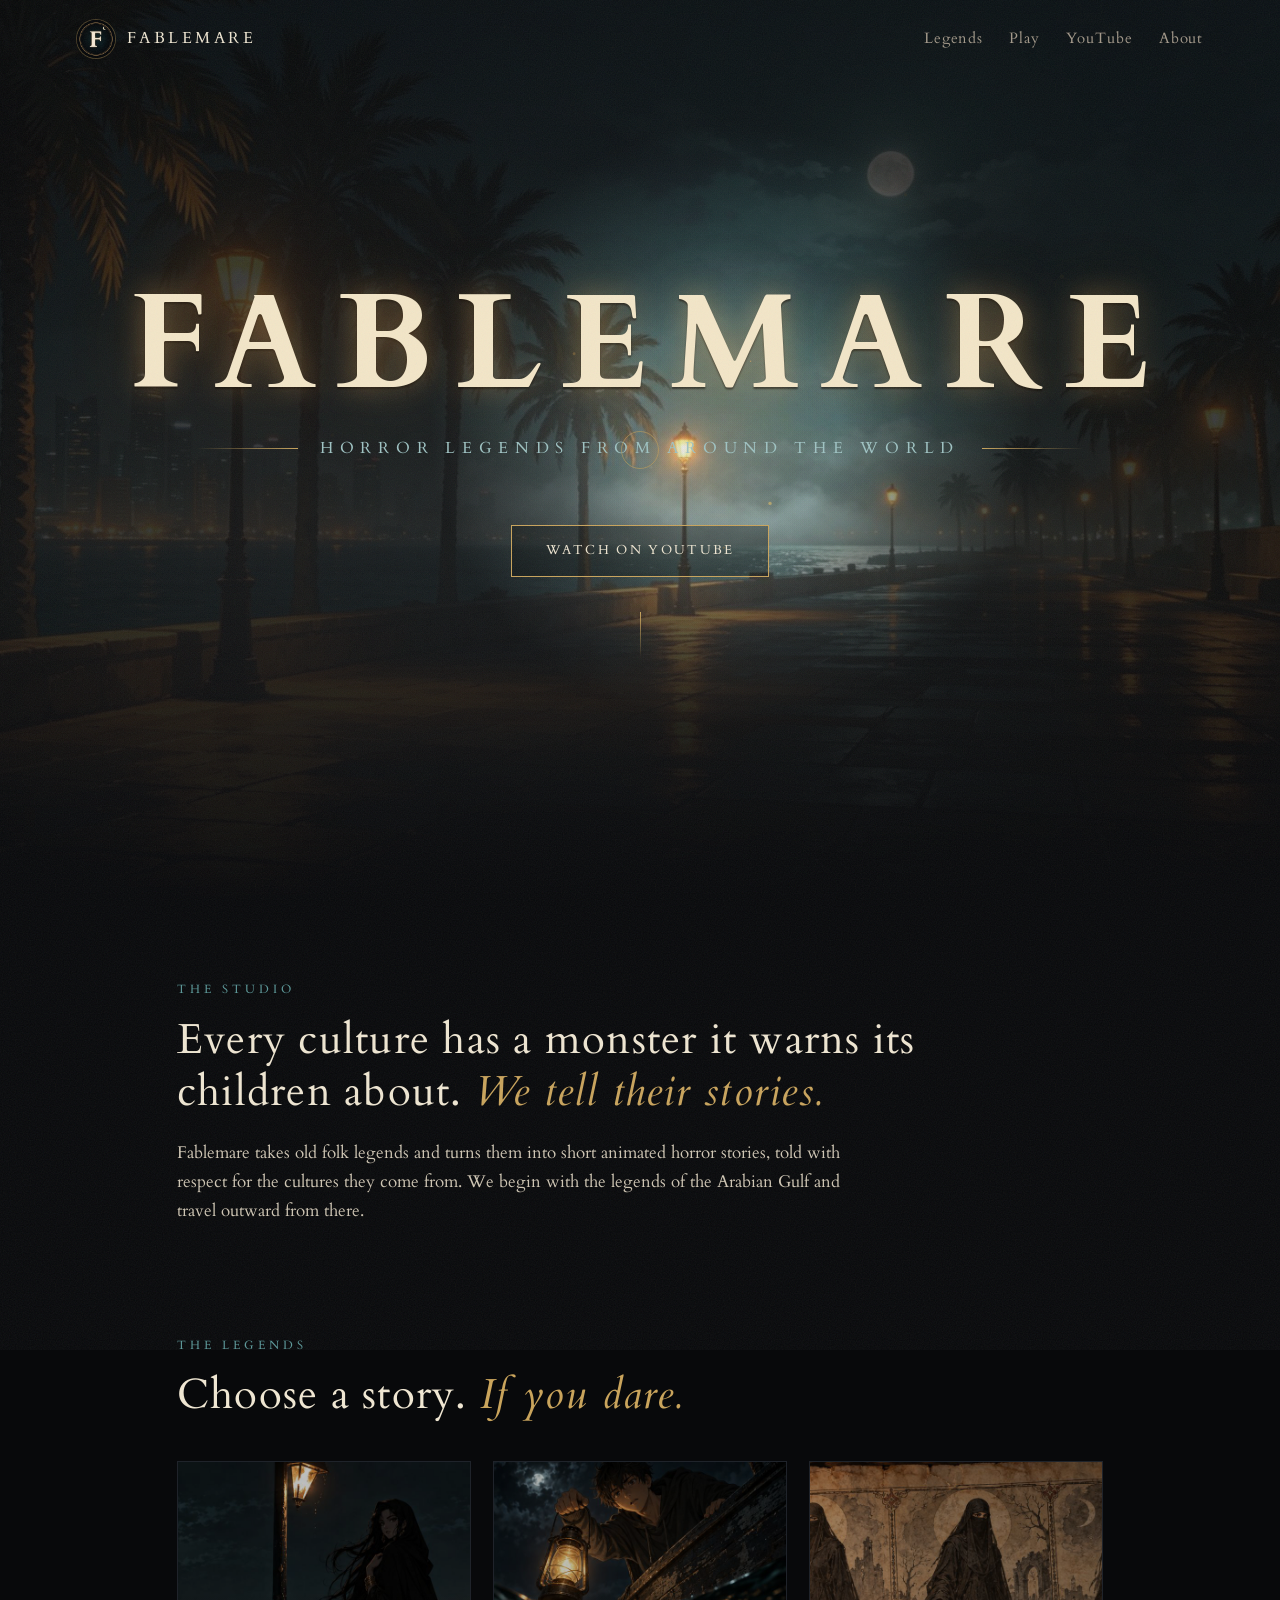
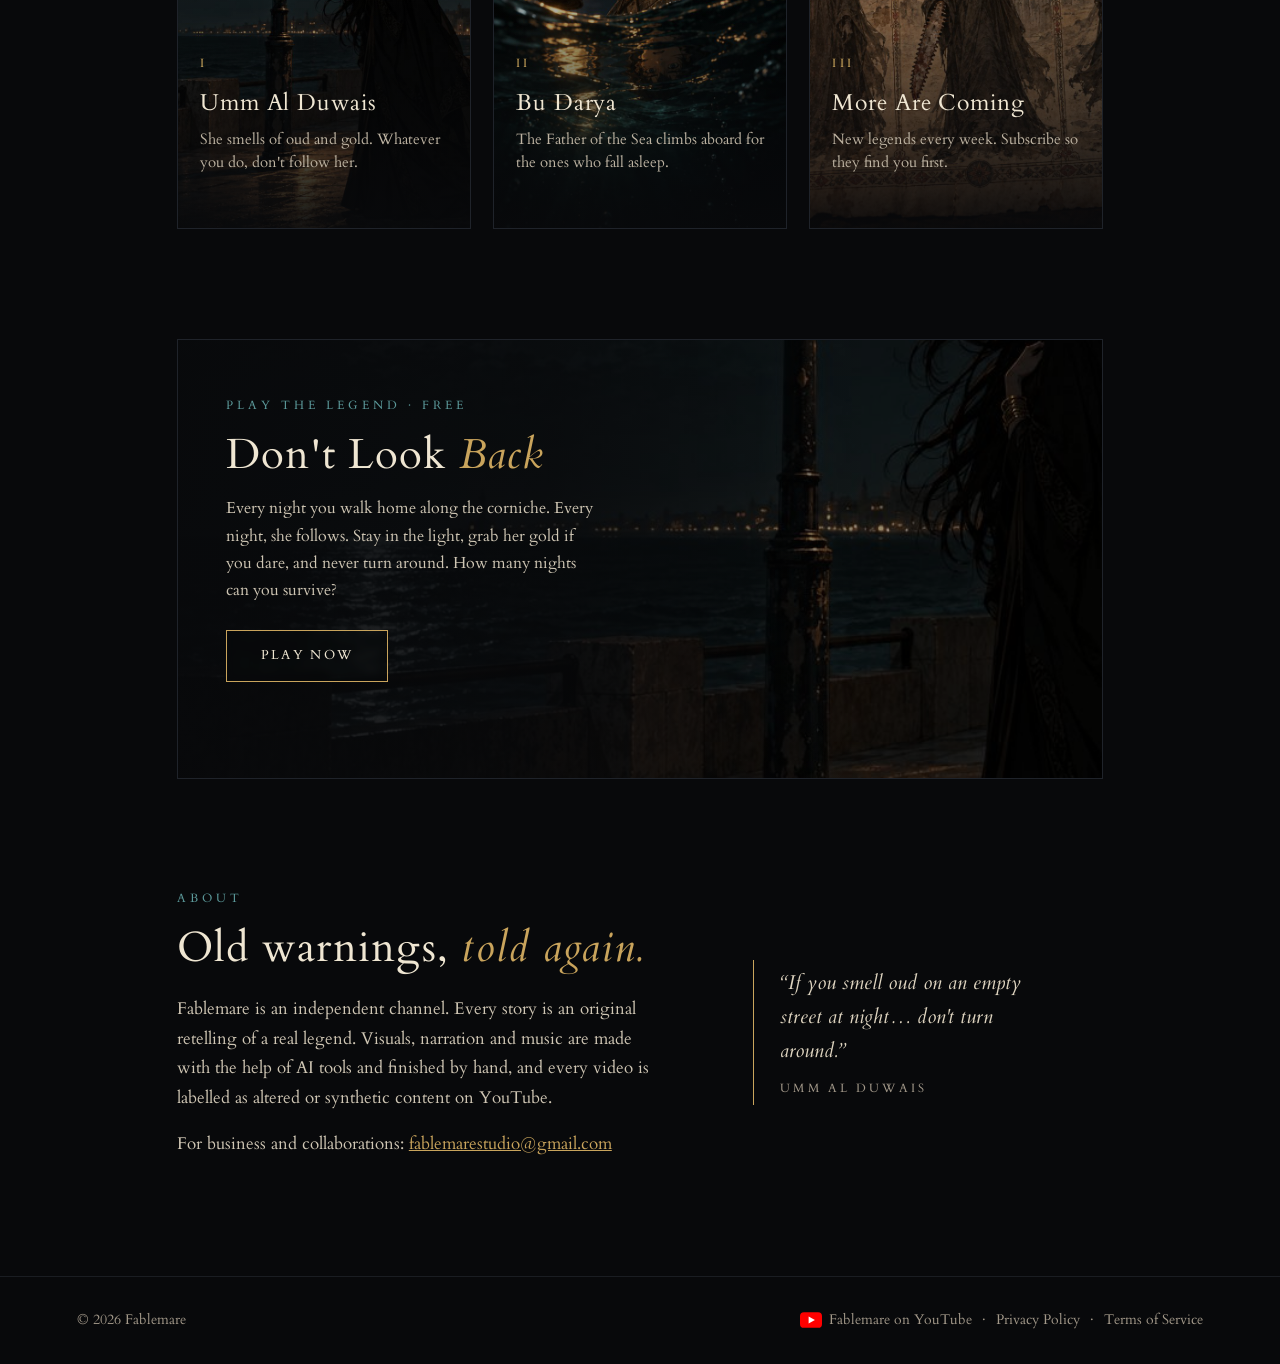
<file: index.html>
<!DOCTYPE html>
<html lang="en">
<head>
<meta charset="utf-8">
<meta name="viewport" content="width=device-width,initial-scale=1">
<title>Fablemare — Horror Legends From Around the World</title>
<meta name="description" content="Fablemare retells the world's oldest horror legends as animated stories. Watch on YouTube.">
<meta property="og:title" content="Fablemare — Horror Legends From Around the World">
<meta property="og:description" content="Every culture has a monster it warns its children about. Fablemare retells them.">
<meta property="og:image" content="https://fablemare.com/og.jpg">
<link rel="canonical" href="https://fablemare.com/">
<meta property="og:url" content="https://fablemare.com/">
<meta property="og:type" content="website">
<meta property="og:site_name" content="Fablemare">
<script type="application/ld+json">{"@context":"https://schema.org","@type":"Organization","name":"Fablemare","alternateName":"Fablemare Studio","url":"https://fablemare.com/","logo":"https://fablemare.com/logo.png","description":"Horror legends from around the world, retold as animated stories.","sameAs":["https://www.youtube.com/@Fablemare","https://www.instagram.com/fablemare/"]}</script>
<meta name="google-site-verification" content="UhAutbGeMOXRkMaTkxcx6C_3_nU8cHAd7k3titkEIqU" />
<meta name="theme-color" content="#08090b">
<link rel="icon" href="favicon.png">
<link rel="preload" href="cardo-bold.woff2" as="font" type="font/woff2" crossorigin>
<link rel="stylesheet" href="style.css?v=7">
</head>
<body>
<header>
  <a class="brand" href="/"><img src="logo.png" alt="Fablemare logo">FABLEMARE</a>
  <nav><a href="#legends">Legends</a><a href="/follow/">Play</a><a href="https://www.youtube.com/@Fablemare">YouTube</a><a href="#about">About</a></nav>
</header>

<section class="hero" style="margin-top:0">
  <div class="bg" aria-hidden="true"></div>
  <canvas aria-hidden="true"></canvas>
  <div class="lantern" aria-hidden="true"></div>
  <div class="title"><h1>FABLEMARE</h1><p class="tag"><span></span>Horror legends from around the world<span></span></p></div>
  <div class="cta">
    <a class="btn" href="https://www.youtube.com/@Fablemare?sub_confirmation=1">Watch on YouTube</a>
    <span class="scroll-cue" aria-hidden="true"></span>
  </div>
</section>

<main>
  <section class="reveal">
    <p class="eyebrow">The Studio</p>
    <h2>Every culture has a monster it warns its children about. <em>We tell their stories.</em></h2>
    <p class="lead">Fablemare takes old folk legends and turns them into short animated horror stories, told with respect for the cultures they come from. We begin with the legends of the Arabian Gulf and travel outward from there.</p>
  </section>

  <section id="legends">
    <p class="eyebrow reveal">The Legends</p>
    <h2 class="reveal">Choose a story. <em>If you dare.</em></h2>
    <div class="cards">
      <a class="card reveal" href="https://www.youtube.com/watch?v=MiiYlpz9rpM">
        <img src="umm.jpg" alt="A cloaked woman on a seaside promenade at night" loading="lazy">
        <div class="meta"><span class="num">I</span><h3>Umm Al Duwais</h3><p>She smells of oud and gold. Whatever you do, don't follow her.</p><span class="go">Watch the legend →</span></div>
      </a>
      <a class="card reveal" href="https://www.youtube.com/@Fablemare/shorts">
        <img src="budarya.jpg" alt="A sailor holding a lantern over dark water" loading="lazy">
        <div class="meta"><span class="num">II</span><h3>Bu Darya</h3><p>The Father of the Sea climbs aboard for the ones who fall asleep.</p><span class="go">Arrives 26 November →</span></div>
      </a>
      <a class="card reveal" href="https://www.youtube.com/@Fablemare?sub_confirmation=1">
        <img src="more.jpg" alt="An old illustrated scroll of three hooded figures by candlelight" loading="lazy">
        <div class="meta"><span class="num">III</span><h3>More Are Coming</h3><p>New legends every week. Subscribe so they find you first.</p><span class="go">Subscribe →</span></div>
      </a>
    </div>
  </section>

  <section id="play" class="game reveal">
    <a class="game-card" href="/follow/">
      <img src="follow/img/woman.jpg?v=2" alt="A cloaked woman beneath a streetlamp on the corniche at night" loading="lazy">
      <div class="game-meta">
        <p class="eyebrow">Play the legend · Free</p>
        <h2>Don't Look <em>Back</em></h2>
        <p>Every night you walk home along the corniche. Every night, she follows. Stay in the light, grab her gold if you dare, and never turn around. How many nights can you survive?</p>
        <span class="btn">Play now</span>
      </div>
    </a>
  </section>

  <section id="about" class="split">
    <div class="reveal">
      <p class="eyebrow">About</p>
      <h2>Old warnings, <em>told again.</em></h2>
      <p class="lead">Fablemare is an independent channel. Every story is an original retelling of a real legend. Visuals, narration and music are made with the help of AI tools and finished by hand, and every video is labelled as altered or synthetic content on YouTube.</p>
      <p class="lead">For business and collaborations: <a href="mailto:fablemarestudio@gmail.com">fablemarestudio@gmail.com</a></p>
    </div>
    <blockquote class="quote reveal">“If you smell oud on an empty street at night… don't turn around.”<span>Umm Al Duwais</span></blockquote>
  </section>
</main>

<footer>
  <span>© 2026 Fablemare</span>
  <span><a class="yt-link" href="https://www.youtube.com/@Fablemare"><svg viewBox="0 0 28 20" width="22" height="16" aria-hidden="true"><rect width="28" height="20" rx="5" fill="#FF0000"/><path d="M11 5.5v9l8-4.5z" fill="#fff"/></svg>Fablemare on YouTube</a> &nbsp;·&nbsp; <a href="privacy.html">Privacy Policy</a> &nbsp;·&nbsp; <a href="terms.html">Terms of Service</a></span>
</footer>
<script src="fx.js?v=3" defer></script>
</body>
</html>
</file>
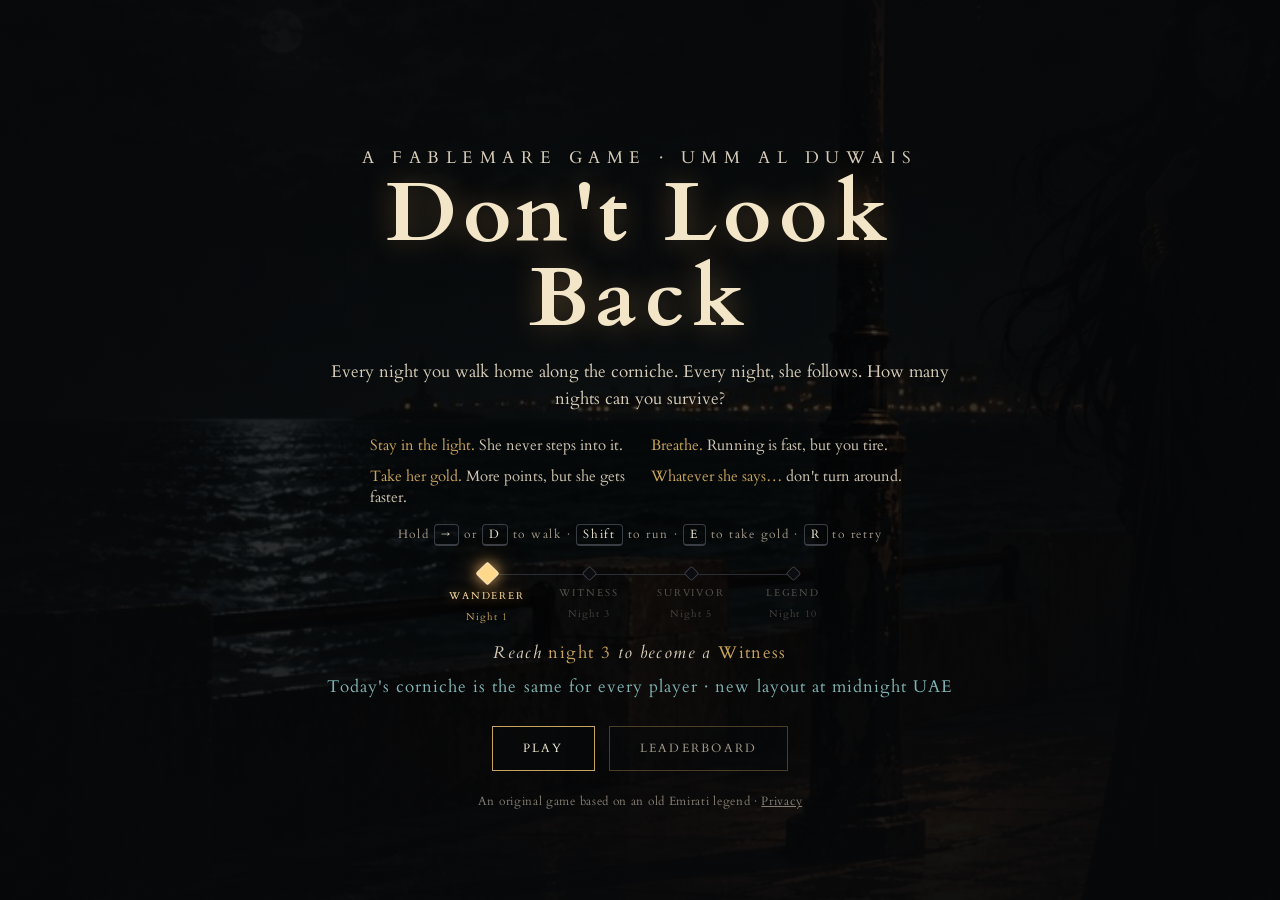
<file: follow/index.html>
<!DOCTYPE html>
<html lang="en">
<head>
<meta charset="utf-8">
<meta name="viewport" content="width=device-width,initial-scale=1,viewport-fit=cover,user-scalable=no">
<title>Don't Look Back — How many nights can you survive? | Fablemare</title>
<meta name="description" content="Walk home along the corniche at 2 AM. Stay in the light. Don't pick up her gold. And whatever you hear… don't look back. A free horror game based on the Emirati legend of Umm Al Duwais.">
<meta property="og:title" content="Don't Look Back — Fablemare">
<link rel="canonical" href="https://fablemare.com/follow/">
<meta property="og:description" content="Stay in the light. Don't take her gold. Don't look back. How many nights can you survive? Beat the leaderboard.">
<meta property="og:image" content="https://fablemare.com/follow/img/woman.jpg?v=2">
<meta name="theme-color" content="#08090b">
<link rel="icon" href="../favicon.png">
<link rel="preload" href="../cardo-bold.woff2" as="font" type="font/woff2" crossorigin>
<style>
@font-face{font-family:Cardo;src:url(../cardo.woff2) format('woff2');font-weight:400;font-display:swap}
@font-face{font-family:Cardo;src:url(../cardo-bold.woff2) format('woff2');font-weight:700;font-display:swap}
@font-face{font-family:Cardo;src:url(../cardo-italic.woff2) format('woff2');font-style:italic;font-display:swap}
:root{--bg:#07080a;--ink:#efe6d2;--muted:#a3998a;--gold:#c9a45c;--teal:#7fb3b3}
*{box-sizing:border-box;-webkit-tap-highlight-color:transparent}
html,body{margin:0;height:100%;background:var(--bg);color:var(--ink);font-family:Cardo,Georgia,serif;overflow:hidden;touch-action:none;user-select:none;-webkit-user-select:none}
canvas{position:fixed;inset:0;width:100%;height:100%;display:block}
button{font:inherit;color:inherit}
.top{position:fixed;inset:0 0 auto 0;z-index:20;display:flex;justify-content:space-between;align-items:center;padding:14px 4vw;pointer-events:none}
.top>*{pointer-events:auto}
.brand{display:flex;align-items:center;gap:10px;color:var(--ink);text-decoration:none;letter-spacing:.2em;font-size:.85rem}
.brand img{width:30px;height:30px;border-radius:50%;box-shadow:0 0 0 1px rgba(201,164,92,.4)}
.pill{background:rgba(7,8,10,.4);border:1px solid rgba(201,164,92,.4);border-radius:30px;padding:6px 14px;font-size:.72rem;letter-spacing:.15em;text-transform:uppercase;color:var(--muted);cursor:pointer}
.pill:hover{color:var(--ink);border-color:var(--gold)}
.hud{position:fixed;left:0;right:0;top:96px;z-index:15;display:none;padding:0 4vw;pointer-events:none}
.hud.on{display:block}
.track{position:relative;height:2px;background:rgba(255,255,255,.12);margin:0 auto;max-width:min(560px,calc(100% - 70px))}
.track i{position:absolute;left:0;top:0;bottom:0;background:linear-gradient(90deg,rgba(201,164,92,.3),var(--gold));width:0}
.track b{position:absolute;right:-4px;top:-9px;transform:translateX(100%);padding-left:8px;font-size:.66rem;color:var(--gold);letter-spacing:.15em;font-weight:400}
.track u{position:absolute;top:-5px;width:12px;height:12px;margin-left:-6px;border-radius:50%;background:var(--ink);box-shadow:0 0 10px rgba(255,220,160,.8);text-decoration:none}
.meters{display:flex;justify-content:space-between;align-items:center;max-width:560px;margin:14px auto 0;font-size:.66rem;letter-spacing:.22em;text-transform:uppercase;color:var(--muted)}
.meter{display:flex;align-items:center;gap:8px}
.bar{width:90px;height:4px;background:rgba(255,255,255,.1);border-radius:2px;overflow:hidden}
.bar i{display:block;height:100%;width:0}
#oudBar{background:linear-gradient(90deg,#7a5b2e,#e0a14f,#ff6a3d)}
#stamBar{background:linear-gradient(90deg,#3f7d7e,#9fd3d3)}
.gold{color:var(--gold)}
.challenge{margin:14px auto 4px;max-width:520px;padding:12px 18px;border:1px solid rgba(231,192,106,.55);background:linear-gradient(180deg,rgba(60,40,12,.55),rgba(20,14,6,.55));box-shadow:0 0 30px rgba(231,170,80,.15);font-size:.98rem;line-height:1.45}
.challenge small{display:block;color:var(--muted);letter-spacing:.18em;text-transform:uppercase;font-size:.62rem;margin-bottom:4px}
.challenge b{color:#ffd98a}
.special{margin:12px auto 0;max-width:520px;color:#ffd6a0;font-style:italic;font-size:.95rem}
.special b{font-style:normal;letter-spacing:.2em;text-transform:uppercase;font-size:.72rem;color:#ffb36b;margin-right:6px}
.streak{color:#ffb36b!important}
.pulse{margin:14px auto 0;max-width:420px;text-align:left}
.pulse .pl{display:flex;justify-content:space-between;gap:10px;font-size:.66rem;letter-spacing:.16em;text-transform:uppercase;color:var(--muted);margin-bottom:6px}
.pulse .pl b{color:var(--ink);font-weight:400;letter-spacing:.08em}
.pbar{height:5px;background:rgba(255,255,255,.08);border-radius:3px;overflow:hidden}
.pbar i{display:block;height:100%;width:0;background:linear-gradient(90deg,#7a5b2e,#e7c06a);transition:width 1.2s ease}
.close.won{color:#ffd98a!important}
#cardLinkBox:not([hidden]){display:block}
.pulse .pn{font-size:.8rem;color:var(--muted);font-style:italic;margin-top:6px;text-align:center}
@media (max-width:640px){.track{max-width:calc(100% - 24px)}.track b{right:0;top:-20px;transform:none;padding-left:0;font-size:.58rem}}
.whisper{position:fixed;left:0;right:0;top:30%;z-index:16;text-align:center;font-style:italic;color:#f2d9a6;font-size:clamp(1.2rem,3.4vw,2rem);letter-spacing:.04em;text-shadow:0 0 24px rgba(255,170,90,.55),0 2px 8px #000;opacity:0;transition:opacity .6s;pointer-events:none;padding:0 6vw}
.whisper.on{opacity:1}
.turn{position:fixed;left:50%;top:46%;z-index:17;transform:translate(-50%,-50%) scale(.9);padding:16px 34px;background:rgba(120,20,20,.25);border:1px solid rgba(255,120,90,.7);color:#ffd6c7;letter-spacing:.32em;text-transform:uppercase;font-size:.86rem;cursor:pointer;opacity:0;pointer-events:none;transition:opacity .4s,transform .4s;box-shadow:0 0 40px rgba(255,80,50,.25)}
.turn.on{opacity:1;pointer-events:auto;transform:translate(-50%,-50%) scale(1);animation:pulse 1s ease-in-out infinite}
@keyframes pulse{50%{box-shadow:0 0 70px rgba(255,80,50,.55);transform:translate(-50%,-50%) scale(1.05)}}
.hint{position:fixed;left:0;right:0;top:160px;z-index:16;text-align:center;font-size:.8rem;letter-spacing:.25em;text-transform:uppercase;color:var(--gold);opacity:0;transition:opacity .4s;pointer-events:none}
.hint.on{opacity:1}
.pad{position:fixed;bottom:calc(22px + env(safe-area-inset-bottom));z-index:18;display:none;width:92px;height:92px;border-radius:50%;border:1px solid rgba(201,164,92,.5);background:rgba(7,8,10,.35);backdrop-filter:blur(4px);color:var(--ink);font-size:.7rem;letter-spacing:.2em;text-transform:uppercase;align-items:center;justify-content:center;touch-action:none}
.pad.active{background:rgba(201,164,92,.28)}
#padWalk{right:calc(24px + 92px + 16px)}
#padRun{right:24px}
#padTake{left:24px;width:84px;height:84px;border-color:rgba(255,200,110,.7);color:#ffd99a}
.touch .pad.show{display:flex}
.overlay{position:fixed;inset:0;z-index:30;display:flex;align-items:flex-start;justify-content:center;text-align:center;padding:80px 7vw 40px;opacity:0;pointer-events:none;transition:opacity .45s;overflow:auto}
.overlay.on{opacity:1;pointer-events:auto}
.overlay .bg{position:fixed;inset:0;background-size:cover;background-position:center;filter:brightness(.42) saturate(.9);z-index:-2}
.overlay::before{content:"";position:fixed;inset:0;background:radial-gradient(ellipse at center,rgba(7,8,10,.2),rgba(7,8,10,.9) 75%);z-index:-1}
.inner{max-width:640px;margin:auto}
.eyebrow{letter-spacing:.38em;text-transform:uppercase;font-size:.7rem;color:var(--teal);margin:0 0 14px}
.overlay h1,.overlay h2{margin:0;font-weight:700;line-height:1.02;color:#f3e6c8;text-shadow:0 0 30px rgba(255,186,100,.3)}
.overlay h1{font-size:clamp(2.6rem,8vw,5.2rem);letter-spacing:.08em}
.overlay h2{font-size:clamp(2.4rem,7vw,4.4rem);letter-spacing:.3em;margin-right:-.3em}
.overlay p{color:#d6ccb9;font-size:1.08rem;line-height:1.6;margin:16px 0 0}
.rules{display:grid;grid-template-columns:1fr 1fr;gap:10px 22px;text-align:left;max-width:540px;margin:22px auto 0;font-size:.95rem;color:#cfc5b2}
.rules span{color:var(--gold)}
.keys{margin-top:18px;font-size:.78rem;letter-spacing:.14em;color:var(--muted)}
.keys kbd{border:1px solid #3a3d44;border-bottom-width:2px;border-radius:4px;padding:1px 6px;font-family:inherit;color:var(--ink)}
.btns{display:flex;flex-wrap:wrap;gap:14px;justify-content:center;margin-top:26px}
.btn{position:relative;overflow:hidden;z-index:0;display:inline-block;padding:13px 30px;border:1px solid var(--gold);background:rgba(7,8,10,.4);color:var(--ink);text-decoration:none;letter-spacing:.18em;text-transform:uppercase;font-size:.78rem;cursor:pointer}
.btn::before{content:"";position:absolute;inset:0;background:var(--gold);transform:translateY(101%);transition:transform .45s cubic-bezier(.2,.7,.2,1);z-index:-1}
@media (hover:hover){.btn:hover,.btn.ghost:hover{color:#0b0b0b}.btn:hover::before{transform:none}}
.btn:active,.btn.ghost:active{color:#0b0b0b}.btn:active::before{transform:none}
.btn.ghost{border-color:rgba(201,164,92,.35);color:var(--muted)}
.found{display:flex;gap:10px;justify-content:center;margin:20px 0 6px}
.found span{width:46px;height:3px;background:#2a2d33}
.found span.got{background:var(--gold);box-shadow:0 0 10px rgba(201,164,92,.6)}
.stats{color:var(--muted);font-size:.88rem;letter-spacing:.06em}
.legal{position:fixed;bottom:8px;left:0;right:0;text-align:center;font-size:.7rem;color:#5d5a54;z-index:31}
.legal a{color:inherit}
.ladder{position:relative;display:grid;grid-template-columns:repeat(4,1fr);max-width:420px;margin:22px auto 6px;padding:0 6px}
.ladder::before{content:'';position:absolute;left:12.5%;right:12.5%;top:9px;height:1px;background:linear-gradient(90deg,rgba(231,192,106,.7) var(--p,0%),#2b2e35 var(--p,0%))}
.step{position:relative;display:flex;flex-direction:column;align-items:center;gap:7px}
.step i{width:11px;height:11px;margin-top:3px;border-radius:50%;border:1px solid #3a3d44;background:#0b0c0f;transform:rotate(45deg);border-radius:2px}
.step b{font-weight:400;font-size:.62rem;letter-spacing:.2em;text-transform:uppercase;color:#55534d;white-space:nowrap}
.step small{font-size:.6rem;letter-spacing:.12em;color:#45433e}
.step.done i{background:#b8913f;border-color:#e7c06a}
.step.done b{color:#b9a477}
.step.now i{width:17px;height:17px;margin-top:0;background:#ffd88c;border-color:#fff1c9;box-shadow:0 0 14px rgba(255,190,100,.9),0 0 30px rgba(255,160,70,.45);animation:nowp 2.4s ease-in-out infinite}
.step.now b{color:#ffe2a6;text-shadow:0 0 12px rgba(255,190,100,.6)}
.step.now small{color:#c9a45c}
@keyframes nowp{50%{box-shadow:0 0 6px rgba(255,190,100,.5),0 0 14px rgba(255,160,70,.2)}}
.ladder-next{font-size:.8rem;letter-spacing:.08em;color:var(--muted);margin:6px 0 0;font-style:italic}
.ladder-next b{color:var(--gold);font-weight:400;font-style:normal}
@media (max-width:640px){.step b{font-size:.56rem;letter-spacing:.14em}}
body:has(#end.on) .legal{display:none}
body:has(#intro.on) .legal{display:none!important}
.legal-in{margin-top:22px!important;font-size:.72rem!important;opacity:.6}.legal-in a{color:inherit}
@media (max-width:640px){.rules{grid-template-columns:1fr}.brand span{display:none}.bar{width:56px}.meters{letter-spacing:.12em}}
.score{position:fixed;top:14px;left:50%;transform:translateX(-50%);z-index:21;text-align:center;pointer-events:none;display:none}
.score.on{display:block}
.score b{display:block;font-size:clamp(1.5rem,3.4vw,2.2rem);font-weight:700;color:#f3e6c8;letter-spacing:.06em;text-shadow:0 0 18px rgba(255,186,100,.35);line-height:1}
.score small{font-size:.64rem;letter-spacing:.3em;text-transform:uppercase;color:var(--muted)}
.score .mult{color:var(--gold)}
.card{position:fixed;inset:0;z-index:25;display:flex;flex-direction:column;align-items:center;justify-content:center;text-align:center;pointer-events:none;opacity:0;transition:opacity .5s}
.card.on{opacity:1}
.card .n{font-size:.75rem;letter-spacing:.5em;text-transform:uppercase;color:var(--teal)}
.card .big{font-size:clamp(2.6rem,9vw,6rem);font-weight:700;letter-spacing:.14em;margin-right:-.14em;color:#f3e6c8;text-shadow:0 0 40px rgba(255,186,100,.35)}
.card .sub{color:#d6ccb9;font-style:italic;font-size:1.1rem;margin-top:6px;padding:0 6vw}
.card .tally{margin-top:16px;font-size:.9rem;letter-spacing:.12em;color:var(--gold);white-space:pre-line;line-height:1.8}
.big-score{font-size:clamp(3rem,10vw,5.5rem);font-weight:700;color:#f3e6c8;line-height:1;margin:10px 0 4px;text-shadow:0 0 30px rgba(255,186,100,.35)}
.seal{position:relative;display:inline-flex;flex-direction:column;align-items:center;margin-top:18px;padding:16px 34px 12px;overflow:hidden;
 background:radial-gradient(ellipse at 50% 0%,rgba(255,196,110,.28),rgba(201,164,92,.06) 60%,rgba(7,8,10,.4));border:1px solid rgba(231,192,106,.8);
 box-shadow:0 0 30px rgba(255,180,90,.25),inset 0 0 20px rgba(255,190,110,.12);clip-path:polygon(10px 0,calc(100% - 10px) 0,100% 10px,100% calc(100% - 10px),calc(100% - 10px) 100%,10px 100%,0 calc(100% - 10px),0 10px)}
.seal::after{content:"";position:absolute;inset:0;background:linear-gradient(105deg,transparent 35%,rgba(255,240,210,.35) 50%,transparent 65%);transform:translateX(-120%);animation:sweep 2.8s ease-in-out infinite}
@keyframes sweep{60%,100%{transform:translateX(120%)}}
.seal .flame{position:absolute;top:5px;left:50%;width:8px;height:12px;margin-left:-4px;border-radius:50% 50% 50% 50%/60% 60% 40% 40%;background:radial-gradient(circle at 50% 70%,#fff3c8,#ffb347 55%,rgba(255,120,40,0) 75%);filter:blur(.3px);animation:flick 1.3s ease-in-out infinite}
@keyframes flick{0%,100%{transform:scale(1) translateY(0);opacity:1}40%{transform:scale(.85,1.12) translateY(-1px);opacity:.85}70%{transform:scale(1.08,.92);opacity:.95}}
.seal b{display:block;margin-top:8px;font-size:.78rem;letter-spacing:.42em;margin-right:-.42em;text-transform:uppercase;color:#ffe2a8;text-shadow:0 0 14px rgba(255,180,90,.7)}
.seal small{display:block;margin-top:5px;color:#d9c29a;font-size:.86rem;letter-spacing:.04em;font-style:italic}
.cta{position:relative;display:block;margin:26px auto 0;width:min(100%,380px);padding:18px 20px 14px;border:0;cursor:pointer;color:#120c05;
 background:linear-gradient(180deg,#f2d494,#c9a45c 55%,#a9853f);box-shadow:0 0 0 1px rgba(255,230,170,.6),0 10px 40px -8px rgba(255,170,70,.55);animation:ember 2.2s ease-in-out infinite;
 clip-path:polygon(12px 0,calc(100% - 12px) 0,100% 50%,calc(100% - 12px) 100%,12px 100%,0 50%)}
.cta span{display:block;font-weight:700;font-size:1.15rem;letter-spacing:.38em;margin-right:-.38em;text-transform:uppercase}
.cta small{display:block;margin-top:4px;font-size:.72rem;letter-spacing:.16em;text-transform:uppercase;opacity:.75}
.cta:hover{filter:brightness(1.08)}
@keyframes ember{50%{box-shadow:0 0 0 1px rgba(255,230,170,.9),0 12px 60px -6px rgba(255,170,70,.85)}}
.medals-wrap{padding-bottom:30px;margin-top:28px}
.medals-h{margin:0 0 12px!important;font-size:.68rem!important;letter-spacing:.38em;text-transform:uppercase;color:var(--teal)!important}
.medals{display:grid;grid-template-columns:repeat(9,1fr);gap:10px;max-width:600px;margin:0 auto}
.medal{cursor:pointer;-webkit-tap-highlight-color:transparent}
.medal.sel i{border-color:var(--gold);color:var(--gold)}
.ach-hint{min-height:2.6em;margin:12px auto 0;max-width:420px;text-align:center;font-style:italic;color:#cbb78f;font-size:.95rem}
.board li.ghost span:nth-child(2){font-style:italic;opacity:.78}
.board li .tag.g{color:#9aa3ad}
.medal{display:flex;flex-direction:column;align-items:center;gap:6px;min-width:0}
.medal em{white-space:nowrap}
.medal i{position:relative;display:grid;place-items:center;width:52px;height:52px;border-radius:50%;border:1px solid #2b2e35;background:radial-gradient(circle at 50% 35%,#16181d,#0a0b0d);color:#3a3c42}
.medal svg{width:26px;height:26px}
.medal em{font-style:normal;font-size:.56rem;letter-spacing:.12em;text-transform:uppercase;color:#4c4a45;line-height:1.3;text-align:center}
.medal.got i{color:#ffd88c;border-color:rgba(231,192,106,.85);background:radial-gradient(circle at 50% 35%,rgba(255,196,110,.28),#110d07 70%);box-shadow:0 0 18px rgba(255,180,90,.35),inset 0 0 10px rgba(255,190,110,.2)}
.medal.got em{color:#d9c29a}
.medal.new i{animation:popin .9s cubic-bezier(.2,1.6,.4,1) both}
@keyframes popin{from{transform:scale(.2);opacity:0}}
@media (max-width:640px){.medals{grid-template-columns:repeat(5,1fr)}}
.cardModal{position:fixed;inset:0;z-index:60;display:none;align-items:center;justify-content:center;background:rgba(4,5,6,.88);backdrop-filter:blur(6px);padding:20px}
.cardModal.on{display:flex}
.cm-inner{text-align:center;max-width:460px;width:100%}
.cm-inner img{width:100%;max-height:70vh;object-fit:contain;box-shadow:0 20px 70px rgba(0,0,0,.7),0 0 0 1px rgba(201,164,92,.35)}
@keyframes pulse2{50%{box-shadow:0 0 22px rgba(201,164,92,.55)}}
.submit{display:flex;gap:10px;justify-content:center;margin-top:20px;flex-wrap:wrap}
.submit input{background:rgba(7,8,10,.6);border:1px solid rgba(201,164,92,.5);color:var(--ink);font:inherit;font-size:1rem;padding:11px 14px;width:200px;letter-spacing:.06em;outline:none;user-select:text;-webkit-user-select:text}
.submit input:focus{border-color:var(--gold)}
.board{margin:30px auto 0;max-width:420px;text-align:left;font-size:.95rem}
.board h3{margin:0 0 8px;font-weight:400;font-size:.7rem;letter-spacing:.35em;text-transform:uppercase;color:var(--teal);text-align:center}
.board ol{list-style:none;margin:0;padding:0}
.board li{display:grid;grid-template-columns:2.2em 1fr auto auto;gap:10px;padding:6px 10px;border-bottom:1px solid rgba(255,255,255,.06);color:#d6ccb9}
.board li .r{color:var(--muted)}
.board li .s{color:#f3e6c8;font-weight:700}
.board li .ni{color:var(--muted);font-size:.8rem}
.board li.me{background:rgba(201,164,92,.12);color:#f3e6c8}
.board li:nth-child(1) .r{color:#e7c06a}.board li:nth-child(2) .r{color:#cfd6da}.board li:nth-child(3) .r{color:#c98a5a}
.board .note{color:var(--muted);font-size:.78rem;text-align:center;margin-top:8px}
.close{color:#ffb36b;letter-spacing:.08em;margin:8px 0 0!important;font-size:1rem!important}
.rankline{color:var(--gold)!important;font-size:.95rem!important;letter-spacing:.06em;margin:10px 0 0!important}
.submit .note{flex-basis:100%;margin:6px 0 0;color:#ffb36b;font-size:.85rem}
.tabs{display:flex;gap:6px;justify-content:center;margin-bottom:10px}
.tab{background:none;border:1px solid #2a2d33;color:var(--muted);padding:5px 12px;font-size:.66rem;letter-spacing:.2em;text-transform:uppercase;cursor:pointer}
.tab.on{border-color:var(--gold);color:var(--gold)}
.board li .tag{font-style:normal;font-size:.6rem;letter-spacing:.15em;text-transform:uppercase;color:var(--teal);margin-left:6px}
.board li .ti{display:block;font-size:.62rem;letter-spacing:.14em;text-transform:uppercase;color:#6f6a60}
.board li.gap{display:block;text-align:center;color:#55524c;border:0;padding:2px}
.player{margin-top:14px;border-top:1px solid rgba(255,255,255,.06);padding-top:10px;text-align:center}
.btns.small{margin-top:8px}.btns.small .btn{padding:8px 14px;font-size:.66rem}
.overlay .retry{margin-top:14px;font-size:.74rem;letter-spacing:.2em;color:var(--muted)}
</style>
</head>
<body>
<canvas id="cv"></canvas>
<div class="top">
  <a class="brand" href="/"><img src="../logo.png" alt="Fablemare"><span>FABLEMARE</span></a>
  <button class="pill" id="sound">Sound on</button>
</div>
<div class="score" id="score"><small id="nightLbl">Night 1</small><b id="scoreVal">0</b><small class="mult" id="multLbl"></small></div>
<div class="hud" id="hud">
  <div class="track"><i id="prog"></i><u id="dot"></u><b>HOME</b></div>
  <div class="meters">
    <div class="meter">Oud <div class="bar"><i id="oudBar"></i></div></div>
    <div class="meter gold" id="goldCount">Gold 0</div>
    <div class="meter">Breath <div class="bar"><i id="stamBar"></i></div></div>
  </div>
</div>
<div class="whisper" id="whisper"></div>
<button class="turn" id="turn">Turn around</button>
<div class="hint" id="hint"></div>
<button class="pad" id="padTake">Take</button>
<button class="pad" id="padWalk">Walk</button>
<button class="pad" id="padRun">Run</button>
<div class="card" id="card"><div class="n" id="cardN"></div><div class="big" id="cardBig"></div><div class="sub" id="cardSub"></div><div class="tally" id="cardTally"></div></div>

<div class="overlay on" id="intro">
  <div class="bg" style="background-image:url(img/woman.jpg?v=2);background-position:60% center"></div>
  <div class="inner">
    <p class="eyebrow">A Fablemare game · Umm Al Duwais</p>
    <h1>Don't Look Back</h1>
    <div class="challenge" id="challenge" hidden></div>
    <p>Every night you walk home along the corniche. Every night, she follows. How many nights can you survive?</p>
    <div class="rules">
      <div><span>Stay in the light.</span> She never steps into it.</div>
      <div><span>Breathe.</span> Running is fast, but you tire.</div>
      <div><span>Take her gold.</span> More points, but she gets faster.</div>
      <div><span>Whatever she says…</span> don't turn around.</div>
    </div>
    <div class="keys" id="keys">Hold <kbd>→</kbd> or <kbd>D</kbd> to walk · <kbd>Shift</kbd> to run · <kbd>E</kbd> to take gold · <kbd>R</kbd> to retry</div>
    <p class="stats" id="bestLine" style="margin-top:14px"></p>
    <div id="ladder0"></div>
    <p class="stats" style="margin-top:6px;color:#7fb3b3">Today's corniche is the same for every player · new layout at midnight UAE</p>
    <div class="btns"><button class="btn" id="start">Play</button><button class="btn ghost" id="showBoard">Leaderboard</button></div>
    <p class="special" id="special" hidden></p>
    <p class="stats streak" id="streakLine" hidden></p>
    <div class="pulse" id="pulse0" hidden></div>
    <div class="board" id="board0" style="display:none"></div>
    <p class="stats legal-in">An original game based on an old Emirati legend · <a href="/privacy.html">Privacy</a></p>
  </div>
</div>

<div class="overlay" id="end">
  <div class="bg" id="endBg"></div>
  <div class="inner">
    <p class="eyebrow" id="endNo">Taken on night 1</p>
    <h2 id="endTitle">TAKEN</h2>
    <div class="big-score" id="endScore">0</div>
    <p class="stats" id="endStats"></p>
    <div id="ladder1"></div>
    <p class="close" id="soClose"></p>
    <div id="newBest"></div>
    <p class="rankline" id="rankLine"></p>
    <div class="pulse" id="pulse1" hidden></div>
    <form class="submit" id="submit" style="display:none" autocomplete="off">
      <input id="name" maxlength="14" placeholder="Pick a name" aria-label="Your name for the leaderboard">
      <button class="btn" type="submit" id="nameBtn">Join the leaderboard</button>
      <p class="note" id="nameMsg"></p>
    </form>
    <button class="cta" id="again"><span>Try again</span><small id="againSub">Press R · she is waiting</small></button>
    <div class="btns">
      <button class="btn" id="share">Share my card</button>
      <a class="btn ghost" href="https://www.youtube.com/watch?v=MiiYlpz9rpM" target="_blank" rel="noopener">Watch the legend</a>
    </div>
    <div class="board" id="board1"></div>
    <div class="medals-wrap"><p class="medals-h" id="achH">Relics found</p><div class="medals" id="ach"></div><p class="ach-hint" id="achHint">Tap a relic to read its clue.</p></div>
  </div>
</div>
<div class="cardModal" id="cardModal" aria-hidden="true">
  <div class="cm-inner">
    <img id="cardImg" alt="Your Don't Look Back share card">
    <div class="btns">
      <button class="btn" id="cardShare">Share</button>
      <button class="btn ghost" id="cardLink">Copy challenge link</button>
      <a class="btn ghost" id="cardSave" download="dont-look-back.png">Save image</a>
      <button class="btn ghost" id="cardClose">Close</button>
    </div>
    <input id="cardLinkBox" readonly hidden aria-label="Your challenge link" style="width:min(520px,92%);margin:10px auto 0;background:#0d0f13;border:1px solid rgba(231,192,106,.5);color:#e9e0cf;padding:9px 10px;font:inherit;font-size:.85rem">
  </div>
</div>
<p class="legal" id="legal">An original game based on an old Emirati legend · <a href="/privacy.html">Privacy</a></p>

<script>
(() => {
'use strict';
/* Leaderboard endpoint (Google Apps Script web app). Empty = this device only. */
const LB_DEPLOYED = 'https://script.google.com/macros/s/AKfycbwukLqKZLBv_a2wbd6-XA6ZTzdU5tWBeFjFog0b7hOApav3GWFHFzMUVFmKIkVI--87xw/exec';
const LB_URL = (new URLSearchParams(location.search).get('lb') || LB_DEPLOYED).replace(/\/$/, '');
const GAME = 'dlb';
const dubaiDay = () => { const d = new Date(Date.now() + 4*3600e3); return d.getUTCFullYear() + String(d.getUTCMonth()+1).padStart(2,'0') + String(d.getUTCDate()).padStart(2,'0'); };
function mulberry32(a){ return function(){ a |= 0; a = a + 0x6D2B79F5 | 0; let t = Math.imul(a ^ a >>> 15, 1 | a); t = t + Math.imul(t ^ t >>> 7, 61 | t) ^ t; return ((t ^ t >>> 14) >>> 0) / 4294967296; }; }
let R = Math.random, runSeed = dubaiDay();
/* Weekend special nights (same for every player that day, by UAE date). Saturday: Fog Night. Sunday: Gold Rush Night. */
const TESTING = /[?&]test\b/.test(location.search);
const MODES = { fog: ['Fog Night', 'Thick fog tonight. The lamps reach less far.'], gold: ['Gold Rush Night', 'Gold everywhere, worth more… but she is faster.'] };
function modeFor(day){
  const forced = TESTING && new URLSearchParams(location.search).get('mode');
  if (forced) return MODES[forced] ? forced : '';
  const dow = new Date(Date.UTC(+day.slice(0,4), +day.slice(4,6) - 1, +day.slice(6))).getUTCDay();
  return dow === 6 ? 'fog' : dow === 0 ? 'gold' : '';
}
let mode = modeFor(runSeed);
const rr = (a,b) => a + R()*(b-a);

const $ = id => document.getElementById(id);
const cv = $('cv'), cx = cv.getContext('2d');
const touch = matchMedia('(pointer: coarse)').matches;
if (touch) { document.body.classList.add('touch'); $('keys').textContent = 'Hold WALK or RUN · tap TAKE to pick up gold' + (innerHeight > innerWidth ? ' · best in landscape' : ''); }
let W, H, DPR, S;
function resize(){ DPR = Math.min(devicePixelRatio||1, 2); W = innerWidth; H = innerHeight; cv.width = W*DPR; cv.height = H*DPR; cx.setTransform(DPR,0,0,DPR,0,0); S = Math.min(H/11, W/8.5); }
addEventListener('resize', resize); resize();
const rnd = (a,b) => a + Math.random()*(b-a);
const clamp = (v,a,b) => Math.max(a, Math.min(b, v));
const fmt = n => Math.round(n).toLocaleString('en-US');

/* saved data (this device only) */
const store = { get(k, d){ try { const v = localStorage.getItem(k); return v === null ? d : JSON.parse(v); } catch(e){ return d; } }, set(k, v){ try { localStorage.setItem(k, JSON.stringify(v)); } catch(e){} } };
let bestScore = store.get('fm_dlb_best_score', 0), bestNight = store.get('fm_dlb_best_night', 0), achGot = store.get('fm_dlb_ach', []), myName = store.get('fm_dlb_name', '');
const ACH = [
  ['night3','Survive night 3'],['night5','Survive night 5'],['night10','Survive night 10'],
  ['close','Close call'],['greedy','5 gold in one night'],['pure','A night with no gold'],['resist','Resist her 5 times'],['sprint','Night under 40s'],['share','Share your card']
];
const HINT = {night3:'Survive three nights on the corniche.', night5:'Live to see the fifth night.', night10:'Ten nights. Few have walked that far.', close:'Let her come close… then slip away.', greedy:'Take five pieces of her gold in a single night.', pure:'Walk a whole night without touching her gold.', resist:'When she whispers your name, resist her five times.', sprint:'Reach home in under forty seconds.', share:'Show someone else the corniche.'};
let runAch = [], runGold = 0;
function unlock(k){ if (!achGot.includes(k)) { achGot.push(k); runAch.push(k); store.set('fm_dlb_ach', achGot); popup('✦ ' + ACH.find(a=>a[0]===k)[1], '#e7c06a', 1.6); } }
const MOON = n => `<svg viewBox="0 0 24 24" fill="none" stroke="currentColor" stroke-width="1.4"><path d="M15.5 3.2a8.8 8.8 0 1 0 5.3 15.6A7.2 7.2 0 0 1 15.5 3.2z"/><text x="11" y="16" font-size="7" fill="currentColor" stroke="none" text-anchor="middle" font-family="Cardo,serif">${n}</text></svg>`;
const ICON = {
  night3: MOON(3), night5: MOON(5), night10: MOON(10),
  close: '<svg viewBox="0 0 24 24" fill="none" stroke="currentColor" stroke-width="1.4"><path d="M2 12s3.8-6.5 10-6.5S22 12 22 12s-3.8 6.5-10 6.5S2 12 2 12z"/><circle cx="12" cy="12" r="3.2"/><circle cx="12" cy="12" r="1" fill="currentColor"/></svg>',
  greedy: '<svg viewBox="0 0 24 24" fill="none" stroke="currentColor" stroke-width="1.4"><ellipse cx="9" cy="13" rx="6" ry="3.4"/><ellipse cx="15" cy="11" rx="6" ry="3.4"/><path d="M15 5.5l.6 1.4 1.4.6-1.4.6-.6 1.4-.6-1.4-1.4-.6 1.4-.6z" fill="currentColor"/></svg>',
  pure: '<svg viewBox="0 0 24 24" fill="none" stroke="currentColor" stroke-width="1.4"><rect x="9" y="11" width="6" height="10" rx="1"/><path d="M12 11V9"/><path d="M12 3.5c1.6 1.8 2 3 0 5-2-2-1.6-3.2 0-5z" fill="currentColor"/></svg>',
  resist: '<svg viewBox="0 0 24 24" fill="none" stroke="currentColor" stroke-width="1.4"><path d="M4 12c2-3 5-4 8-2 3-2 6-1 8 2-2 3-5 4-8 4s-6-1-8-4z"/><path d="M4 12h16"/><path d="M3 4l18 16"/></svg>',
  sprint: '<svg viewBox="0 0 24 24" fill="none" stroke="currentColor" stroke-width="1.4"><path d="M3 8h9M2 12h12M3 16h9"/><path d="M15 6l6 6-6 6"/></svg>',
  share: '<svg viewBox="0 0 24 24" fill="none" stroke="currentColor" stroke-width="1.4"><circle cx="6" cy="12" r="2.6"/><circle cx="18" cy="6" r="2.6"/><circle cx="18" cy="18" r="2.6"/><path d="M8.3 10.8l7.4-3.6M8.3 13.2l7.4 3.6"/></svg>'
};
const SHORT = {night3:'Night 3', night5:'Night 5', night10:'Night 10', close:'Close call', greedy:'Gold ×5', pure:'No gold', resist:'Resisted ×5', sprint:'Under 40s', share:'Shared'};
function renderRelics(){
  $('achH').textContent = `Relics found · ${achGot.length} of ${ACH.length}`;
  $('ach').innerHTML = ACH.map(a => `<div class="medal ${achGot.includes(a[0]) ? 'got' : ''} ${runAch.includes(a[0]) ? 'new' : ''}" data-k="${a[0]}" role="button" tabindex="0"><i>${ICON[a[0]]}</i><em>${achGot.includes(a[0]) ? SHORT[a[0]] : '?'}</em></div>`).join('');
  $('ach').querySelectorAll('.medal').forEach(m => m.onclick = () => {
    $('ach').querySelectorAll('.medal').forEach(x => x.classList.toggle('sel', x === m));
    const k = m.dataset.k, got = achGot.includes(k);
    $('achHint').innerHTML = got ? `<b>${esc(ACH.find(a=>a[0]===k)[1])}</b> · found` : `“${esc(HINT[k])}”`;
  });
}
const RANKS = [['Wanderer', 1], ['Witness', 3], ['Survivor', 5], ['Legend', 10]];
const rankIdx = n => RANKS.reduce((k, r, i) => n >= r[1] ? i : k, 0);
function updateBestLine(){ $('bestLine').textContent = bestScore ? `Your best: ${fmt(bestScore)} · night ${bestNight} · ${titleFor(bestNight)}` : ''; $('ladder0').innerHTML = ladderHtml(bestNight || 1, true); }
updateBestLine();
/* daily streak (this device): one run per UAE day keeps it alive */
function dayShift(day, k){ const d = new Date(Date.UTC(+day.slice(0,4), +day.slice(4,6) - 1, +day.slice(6) + k)); return d.getUTCFullYear() + String(d.getUTCMonth()+1).padStart(2,'0') + String(d.getUTCDate()).padStart(2,'0'); }
let streak = store.get('fm_dlb_streak', { last: '', n: 0 });
function streakNow(){ const today = dubaiDay(); return (streak.last === today || streak.last === dayShift(today, -1)) ? streak.n : 0; }
function bumpStreak(){ const today = dubaiDay(); if (streak.last === today) return; streak = { last: today, n: streak.last === dayShift(today, -1) ? streak.n + 1 : 1 }; store.set('fm_dlb_streak', streak); }
function showStreak(){
  const n = streakNow(), played = streak.last === dubaiDay(), el = $('streakLine');
  if (!n) { el.hidden = true; return; }
  el.hidden = false;
  el.textContent = played ? `🔥 ${n}-night streak · come back tomorrow to keep it` : `🔥 ${n}-night streak · play tonight to keep it alive`;
}
/* special night banner */
function showSpecial(){ const el = $('special'); if (!mode) { el.hidden = true; return; } el.hidden = false; el.innerHTML = `<b>Tonight · ${MODES[mode][0]}</b>${esc(MODES[mode][1])}`; }
/* challenge links: ?c=<base64url of {n,s,g,d}> */
const b64u = str => btoa(unescape(encodeURIComponent(str))).replace(/\+/g,'-').replace(/\//g,'_').replace(/=+$/,'');
const unb64u = str => decodeURIComponent(escape(atob(str.replace(/-/g,'+').replace(/_/g,'/'))));
let challenge = null;
function initChallenge(){ try { const c = new URLSearchParams(location.search).get('c'); if (c) { const o = JSON.parse(unb64u(c)); const sc = Math.floor(+o.s), nn = Math.floor(+o.g); if (sc > 0 && sc < 1e8 && nn >= 1 && nn <= 60) challenge = { name: cleanName(o.n) || 'A wanderer', score: sc, night: nn, day: /^\d{8}$/.test(o.d) ? o.d : '' }; } } catch(e){} }
function challengeUrl(){ const s = lastShare || {}; return 'https://fablemare.com/follow/?c=' + b64u(JSON.stringify({ n: myName || me.name || '', s: s.score || 0, g: s.night || 1, d: dubaiDay() })); }
function showChallenge(){
  const el = $('challenge'); if (!challenge) { el.hidden = true; return; }
  el.hidden = false;
  el.innerHTML = `<small>A challenge for you</small><b>${esc(challenge.name)}</b> scored <b>${fmt(challenge.score)}</b> and reached night ${challenge.night} (${esc(titleFor(challenge.night))}).<br>Can you beat it?`;
}
/* community goal: nights walked today by every player, together */
const GOALS = [25, 50, 100, 250, 500, 1000, 2500, 5000, 10000, 25000, 50000, 100000];
function pulseHtml(j, added){
  const n = j.nights || 0, goal = GOALS.find(g => g > n) || n + 1, prevGoal = [...GOALS].reverse().find(g => g <= n);
  const pct = Math.min(100, n / goal * 100);
  return `<div class="pl"><span>Tonight's goal · all players together</span><b>${fmt(n)} / ${fmt(goal)}</b></div><div class="pbar"><i style="width:0" data-w="${pct}"></i></div>` +
    `<p class="pn">${added ? `You added ${added} ${added === 1 ? 'night' : 'nights'}. ` : ''}${prevGoal ? `Goal of ${fmt(prevGoal)} reached ✓ · ` : ''}${fmt(goal - n)} more nights walked on the corniche to reach ${fmt(goal)}.</p>`;
}
function renderPulse(id, j, added){ const el = $(id); if (!j || !j.ok || typeof j.nights !== 'number') { el.hidden = true; return; } el.hidden = false; el.innerHTML = pulseHtml(j, added); requestAnimationFrame(() => requestAnimationFrame(() => { const i = el.querySelector('i'); if (i) i.style.width = i.dataset.w + '%'; })); }
['end_taken'].forEach(k => { const i = new Image(); i.src = 'img/'+k+'.jpg'; });

/* audio */
let soundOn = true, ac = null, master;
const amb = new Audio('ambience.mp3'); amb.loop = true; amb.volume = 0;
function audio(){ if (!ac) { try { ac = new (window.AudioContext||window.webkitAudioContext)(); master = ac.createGain(); master.connect(ac.destination); } catch(e){} } if (ac && ac.state === 'suspended') ac.resume(); return ac; }
function tone(freq, t0, dur, vol, type, end){ if(!ac||!soundOn) return; const o=ac.createOscillator(), g=ac.createGain(); o.type=type||'sine'; o.frequency.setValueAtTime(freq,t0); if(end) o.frequency.exponentialRampToValueAtTime(end,t0+dur); g.gain.setValueAtTime(0.0001,t0); g.gain.exponentialRampToValueAtTime(vol,t0+0.01); g.gain.exponentialRampToValueAtTime(0.0001,t0+dur); o.connect(g).connect(master); o.start(t0); o.stop(t0+dur+0.05); }
function noise(dur, vol, filt, q){ if(!ac||!soundOn) return; const n=ac.createBuffer(1,Math.ceil(ac.sampleRate*dur),ac.sampleRate), d=n.getChannelData(0); for(let i=0;i<d.length;i++) d[i]=(Math.random()*2-1)*(1-i/d.length); const s=ac.createBufferSource(), f=ac.createBiquadFilter(), g=ac.createGain(); f.type='bandpass'; f.frequency.value=filt||800; f.Q.value=q||0.7; g.gain.value=vol; s.buffer=n; s.connect(f).connect(g).connect(master); s.start(); }
const sfx = {
  step: v => noise(0.09, 0.2*v, 380, 1.2),
  chime: v => { if(!ac) return; const t0=ac.currentTime; [2093,2637,3136].forEach((f,i)=>tone(f*rnd(.99,1.01), t0+i*0.06, 1.6, 0.05*v)); },
  heart: v => { if(!ac) return; const t0=ac.currentTime; tone(52,t0,0.22,0.5*v); tone(46,t0+0.2,0.22,0.35*v); },
  boom: v => { if(!ac) return; tone(90,ac.currentTime,2.2,0.9*v,'sine',26); noise(1.4,0.6*v,120,0.5); },
  breath: v => noise(1.1, 0.25*v, 1400, 0.6),
  pickup: m => { if(!ac) return; const t0=ac.currentTime, k = Math.pow(2, Math.min(m,6)/12); tone(1568*k,t0,0.5,0.12); tone(2349*k,t0+0.08,0.7,0.1); },
  whisper: () => { noise(1.6, 0.35, 2600, 0.8); noise(1.2, 0.2, 900, 0.5); },
  bonus: () => { if(!ac) return; const t0=ac.currentTime; [523,659,784,1047].forEach((f,i)=>tone(f, t0+i*0.07, 0.35, 0.08, 'triangle')); },
  clear: () => { if(!ac) return; const t0=ac.currentTime; [392,523,659,784,1047].forEach((f,i)=>tone(f, t0+i*0.11, 0.9, 0.09, 'triangle')); }
};
function fadeAmb(to, ms){ ms=ms||1200; const from=amb.volume, t0=performance.now(); (function f(tt){ const k=Math.min(1,(tt-t0)/ms); amb.volume=clamp(from+(to-from)*k,0,1); if(k<1) requestAnimationFrame(f); })(t0); }
$('sound').onclick = () => { soundOn=!soundOn; $('sound').textContent = soundOn?'Sound on':'Sound off'; if(master) master.gain.value = soundOn?1:0; if (soundOn) { amb.play().catch(()=>{}); fadeAmb(state==='play'?0.45:0.3); } else fadeAmb(0,300); };

/* world: each night is a level */
let L = 240, night = 1;
let lamps, stalls, bangles, palms, skyline, stars, fog, embers, smoke;
const NIGHT_SUBS = ['', "She's out tonight.", 'The lamps are older here.', 'She learned your route.', 'Fewer lights. Faster steps.', "Don't trust the gold.", 'The karak stall is closed.', 'She is hungry tonight.', 'Every lamp is flickering.', 'She knows your name.', 'The longest night.'];
function build(){
  const N = night;
  L = Math.min(420, 170 + N*30);
  R = mulberry32((+runSeed) * 101 + night * 7919);
  lamps = []; let x = 10;
  const pBroken = Math.min(0.6, 0.1 + N*0.06);
  while (x < L - 14) { lamps.push({x, r: mode === 'fog' ? 5.4 : 6.2, broken: R() < pBroken && x > 30, ph: R()*10, dimv: 1}); x += rr(19, 28) + Math.min(14, N*1.6) + x/L*4; }
  stalls = N < 6 ? [{x: L*rr(.45,.6), r: 11}] : (R() < .5 ? [{x: L*rr(.4,.7), r: 10}] : []);
  lamps = lamps.filter(l => !stalls.some(s => Math.abs(s.x-l.x) < 14));
  bangles = [];
  const pts = [...lamps.map(l=>l.x), ...stalls.map(s=>s.x)].sort((a,b)=>a-b);
  for (let i=0;i<pts.length-1;i++){ const gap = pts[i+1]-pts[i]; if (gap > (mode === 'gold' ? 13 : 17) && (mode === 'gold' || R() < 0.75)) bangles.push({x: pts[i]+gap*rr(.4,.6), taken:false, t:R()*6}); }
  palms = []; for (let p=-30; p<L*0.6+60; p+=rnd(5,11)) palms.push({x:p, h:rnd(6.5,10), lean:rnd(-.18,.18), s:rnd(.85,1.15)});
  skyline = []; for (let p=-60; p<L*0.12+160; p+=rnd(2.5,6)) skyline.push({x:p, w:rnd(2,5), h:rnd(4,16)*(Math.random()<.15?1.8:1), lit:Math.random()});
  stars = Array.from({length:110},()=>({x:Math.random(), y:Math.random()*0.5, s:Math.random()*1.3+0.2, t:Math.random()*6}));
  fog = Array.from({length:7},()=>({x:Math.random(), y:rnd(.55,.85), r:rnd(.25,.5), v:rnd(.004,.012)*(Math.random()<.5?-1:1), a:rnd(.02,.045)}));
  embers = Array.from({length:30},()=>({x:Math.random(), y:Math.random(), v:rnd(.01,.03), s:rnd(.6,1.6), p:Math.random()*6}));
  smoke = [];
}
function flick(l, tt){ const s = Math.sin(tt*7.3+l.ph)*Math.sin(tt*3.1+l.ph*2)+Math.sin(tt*17+l.ph); return s > 0.6 ? 0.15 : (s > -0.2 ? 1 : 0.55); }
function dim(l){ return (Her && Her.on && Her.a > 0.5 && Math.abs(Her.x - l.x) < l.r*0.6) ? 0.12 + Math.random()*0.15 : 1; }
function lightAt(x, tt){
  let v = 0;
  for (const l of lamps){ const d = Math.abs(x-l.x); if (d < l.r) { let k = (1 - d/l.r) * l.dimv; if (l.broken) k *= flick(l, tt); v = Math.max(v, k); } }
  for (const s of stalls){ const d = Math.abs(x-s.x); if (d < s.r) v = Math.max(v, 1 - d/s.r*0.85); }
  return v;
}
const inStall = x => stalls.some(s => Math.abs(x-s.x) < s.r*0.75);

/* state */
let state = 'menu', P, Her, t = 0, nightT = 0, runT = 0, gold = 0, oud = 0, seen = false, nextWhisper = 0, whisperOn = 0, whisperResolved = true, lastStep = 0, lastBeat = 0, lastChime = 0, shake = 0, flash = 0, cam = 0, menuX = 0;
let score = 0, nightScore = 0, distScored = 0, mult = 1, closeArmed = false, resisted = 0, popups = [], cardT = 0, onCardDone = null, deathCause = 'taken';
const input = {walk:false, run:false, take:false};
function resetNight(){
  build();
  P = {x: 2, v: 0, stam: 1, phase: 0};
  Her = {on:false, x:-50, a:0, cool: Math.max(3, 7 - night*0.5), wait:0};
  gold = 0; oud = 0; nextWhisper = rnd(5,8); whisperOn = 0; whisperResolved = true; shake = 0; cam = P.x; lastStep = 0; nightT = 0; distScored = 0; mult = 1; closeArmed = false; nightScore = 0;
}
let combo = 1, lastBonusT = -99, bestCombo = 1;
function newRun(){ runAch = []; runGold = 0; runSeed = dubaiDay(); mode = modeFor(runSeed); night = 1; score = 0; runT = 0; seen = false; resisted = 0; popups = []; combo = 1; lastBonusT = -99; bestCombo = 1; nightsLog = []; resetNight(); }
let nightsLog = [];
newRun();

/* popups */
function popup(text, color, life){ popups.push({text, color: color||'#f3e6c8', life: life||1.2, max: life||1.2, y: 0}); }
function drawPopups(dt){
  cx.textAlign = 'center';
  popups.forEach((p,i) => { p.life -= dt; p.y += dt*40; const a = clamp(p.life/p.max*1.5, 0, 1);
    cx.font = `700 ${Math.max(16, S*0.42)}px Cardo, Georgia, serif`; cx.fillStyle = p.color; cx.globalAlpha = a; cx.shadowColor = 'rgba(0,0,0,.9)'; cx.shadowBlur = 8;
    cx.fillText(p.text, W*0.36, H*0.8 - S*3.4 - p.y - i*S*0.5); cx.shadowBlur = 0; cx.globalAlpha = 1; });
  popups = popups.filter(p => p.life > 0);
}
function addScore(n, label, color, chain){
  if (chain) { combo = (t - lastBonusT < 8) ? Math.min(3, combo + 0.5) : 1; lastBonusT = t; bestCombo = Math.max(bestCombo, combo); n = Math.round(n * combo); }
  score += n; nightScore += n;
  if (label) { popup(label + (chain && combo > 1 ? '  ×' + combo : '') + '  +' + fmt(n), color); sfx.bonus(); }
}
const buzz = p => { try { if (navigator.vibrate) navigator.vibrate(p); } catch(e){} };

/* input */
const held = new Set();
addEventListener('keydown', e => { const k = e.key.toLowerCase(); if (document.activeElement === $('name')) return; held.add(k); if (['arrowright','arrowleft',' '].includes(k)) e.preventDefault();
  if (k==='e') input.take = true;
  if ((k==='r' || k==='enter') && state === 'dead') begin();
  if (k==='enter' && state === 'menu') begin(); });
addEventListener('keyup', e => held.delete(e.key.toLowerCase()));
addEventListener('blur', () => { held.clear(); input.walk = input.run = false; });
function hold(btn, key){ const on = e => { e.preventDefault(); input[key]=true; btn.classList.add('active'); }, off = () => { input[key]=false; btn.classList.remove('active'); };
  btn.addEventListener('pointerdown', on); ['pointerup','pointercancel','pointerleave'].forEach(ev => btn.addEventListener(ev, off)); }
hold($('padWalk'),'walk'); hold($('padRun'),'run');
$('padTake').addEventListener('pointerdown', e => { e.preventDefault(); input.take = true; });
$('turn').addEventListener('click', () => { if (state==='play') die('looked'); });

const LINES = ["Aren't you coming?","You dropped something…","Wait for me.","Why are you walking so fast?","Look at me.","I'm right behind you.","Turn around. Just once.","I have your gold…"];
function whisper(text, dur){ $('whisper').textContent = text; $('whisper').classList.add('on'); whisperOn = dur; }

/* night cards */
function showCard(n, big, sub, tally, dur, done){ $('cardN').textContent = n; $('cardBig').textContent = big; $('cardSub').textContent = sub||''; $('cardTally').textContent = tally||''; $('card').classList.add('on'); cardT = dur; onCardDone = done; }

/* loop */
let prev = performance.now();
function frame(now){
  requestAnimationFrame(frame);
  if (innerWidth !== W || innerHeight !== H) resize(); /* e.g. itch.io mobile fullscreen changes the frame size without a resize event */
  const dt = Math.min(0.05, (now - prev)/1000); prev = now; t += dt;
  if (state === 'play') update(dt);
  if (state === 'card') { cardT -= dt; if (cardT <= 0) { $('card').classList.remove('on'); const f = onCardDone; onCardDone = null; state = 'play'; if (f) f(); } }
  if (shake > 0) shake -= dt;
  draw(dt);
  drawPopups(dt);
}
function update(dt){
  nightT += dt; runT += dt;
  const wantWalk = input.walk || input.run || held.has('arrowright') || held.has('d');
  const wantRun = (input.run || held.has('shift')) && wantWalk;
  const shaky = oud > 85 ? 0.78 : 1;
  const target = wantWalk ? (wantRun && P.stam > 0.02 ? 4.6 : 2.1) * shaky : 0;
  P.v += (target - P.v) * Math.min(1, dt*6);
  if (wantRun && P.v > 3) P.stam = Math.max(0, P.stam - dt*0.2); else P.stam = Math.min(1, P.stam + dt*(P.v < .3 ? 0.16 : 0.09));
  if (P.stam < 0.03 && wantRun && Math.random() < dt*0.8) sfx.breath(0.8);
  P.x += P.v * dt; P.phase += P.v * dt * 2.2;
  if (P.v > 0.4 && P.phase - lastStep > Math.PI) { lastStep = P.phase; sfx.step(Math.min(1, P.v/3)); }
  // distance points
  while (P.x - distScored >= 1) { distScored += 1; score += night; nightScore += night; }
  for (const l of lamps) l.dimv = dim(l);
  const lit = lightAt(P.x, t), safe = inStall(P.x), d = P.x - Her.x;
  const N = night;
  if (lit > 0.15) oud -= dt*9; else oud += dt*(8 + gold*1.5 + N*0.9);
  if (Her.on && d < 16 && lit <= 0.15) oud += dt*(16-d)*1.6;
  if (safe) oud -= dt*35;
  oud = clamp(oud, 0, 100);
  Her.cool -= dt;
  if (!Her.on && Her.cool <= 0 && lit < 0.15 && oud > Math.max(12, 30 - N*2) && !safe) { Her.on = true; Her.x = P.x - rnd(14, 18) + Math.min(4, N*0.4); Her.a = 0; sfx.chime(0.5); }
  if (Her.on) {
    Her.a = Math.min(1, Her.a + dt*0.7);
    const rush = mode === 'gold' ? 0.25 : 0;
    const cap = Math.min(4.45, 3.5 + N*0.09) + gold*0.22 + rush;
    const sp = Math.min(cap, 1.9 + oud*0.03 + gold*0.3 + N*0.12 + rush);
    const nx = Her.x + sp*dt;
    if (!(lit > 0.15 && lightAt(nx + 0.6, t) > 0.2)) Her.x = nx;
    if (Her.x < P.x - 34) Her.x = P.x - 34;
    Her.wait = lit > 0.15 ? Her.wait + dt : 0;
    const patience = Math.max(1.6, 3.5 - N*0.15);
    if (safe || Her.wait > patience) { Her.a -= dt*1.5; if (Her.a <= 0) { Her.on = false; Her.cool = safe ? 6 : Math.max(1.5, 3 - N*0.15); Her.wait = 0; } }
    const dd = P.x - Her.x;
    if (t - lastChime > 1.6 - Math.min(1.1, (20-Math.min(20,dd))*0.06)) { lastChime = t; sfx.chime(clamp(1 - dd/30, 0.08, 1)); }
    if (dd < 4.6 && dd > 1 && !seen) { seen = true; flash = 0.45; }
    if (dd < 2.6) closeArmed = true;
    if (closeArmed && dd > 9) { closeArmed = false; addScore(150*N, 'CLOSE CALL!', '#ffb36b', true); buzz(60); unlock('close'); }
    if (dd < 1.0) return die('taken');
    if (Math.random() < dt*0.7) smoke.push({x: Her.x + rnd(-.5,.5), y: rnd(1, 2.4), a: 0.5, v: rnd(.3,.8)});
    nextWhisper -= dt;
    if (nextWhisper <= 0 && dd < 16 && dd > 2.5) { whisper(LINES[(Math.random()*LINES.length)|0], 3.2); sfx.whisper(); $('turn').classList.add('on'); whisperResolved = false; nextWhisper = Math.max(5, rnd(9, 15) - N*0.6); shake = 0.25; }
  }
  if (whisperOn > 0) { whisperOn -= dt; if (whisperOn <= 0) { $('whisper').classList.remove('on'); $('turn').classList.remove('on'); if (!whisperResolved) { whisperResolved = true; resisted++; addScore(75*N, 'RESISTED', '#9fd3d3', true); if (resisted >= 5) unlock('resist'); } } }
  const bp = 1.25 - oud/100*0.8;
  if (oud > 25 && t - lastBeat > bp) { lastBeat = t; sfx.heart(clamp(oud/100, .25, 1)); }
  let near = null;
  for (const b of bangles) if (!b.taken && Math.abs(b.x - P.x) < 1.4) near = b;
  $('hint').textContent = near ? (touch ? 'Gold · TAKE?' : 'Gold · press E') : '';
  $('hint').classList.toggle('on', !!near);
  $('padTake').classList.toggle('show', !!near);
  if (input.take && near) { near.taken = true; gold++; runGold++; mult = 1 + gold; addScore(Math.round(50*N*gold*(mode === 'gold' ? 1.5 : 1)), 'GOLD ' + gold, '#e7c06a', true); buzz(25); sfx.pickup(gold); oud = Math.min(100, oud+15); Her.cool = Math.min(Her.cool, 1.5); if (gold >= 5) unlock('greedy'); }
  input.take = false;
  if (P.x >= L) return clearNight();
  // hud
  $('prog').style.width = (P.x/L*100)+'%'; $('dot').style.left = (P.x/L*100)+'%';
  $('oudBar').style.width = oud+'%'; $('stamBar').style.width = (P.stam*100)+'%';
  $('goldCount').textContent = 'Gold ' + gold;
  $('scoreVal').textContent = fmt(score); $('nightLbl').textContent = 'Night ' + night; $('multLbl').textContent = (t - lastBonusT < 8 && combo > 1) ? 'combo ×' + combo : (gold ? 'gold ' + gold : '');
}
function hideInPlay(){ $('whisper').classList.remove('on'); $('turn').classList.remove('on'); $('hint').classList.remove('on'); ['padTake'].forEach(id => $(id).classList.remove('show')); }
function clearNight(){
  hideInPlay(); sfx.clear();
  const par = L / 3.2, fast = Math.max(0, Math.round((par - nightT) * 25 * night));
  const bonus = 500 * night;
  score += bonus + fast;
  nightsLog.push(gold ? '💰' : '🕯️');
  if (night >= 3) unlock('night3'); if (night >= 5) unlock('night5'); if (night >= 10) unlock('night10');
  if (gold === 0) unlock('pure'); if (nightT < 40) unlock('sprint');
  const tally = `Night bonus  +${fmt(bonus)}\n${fast ? 'Speed bonus  +' + fmt(fast) + '\n' : ''}Score  ${fmt(score)}`;
  state = 'card';
  showCard('Night ' + night + ' survived', 'MORNING', gold ? `You made it home with ${gold} of her bangles.` : 'You never looked back.', tally, 2.8, () => {
    night++; resetNight(); state = 'card';
    showCard('Night ' + night, '2:14 AM', NIGHT_SUBS[Math.min(night, NIGHT_SUBS.length-1)] || 'She is waiting.', '', 2.0, null);
  });
}
function die(kind){
  if (state !== 'play') return;
  state = 'dead'; deathCause = kind;
  hideInPlay(); ['padWalk','padRun'].forEach(id => $(id).classList.remove('show'));
  sfx.boom(1); flash = 1; shake = 0.6; fadeAmb(0.15);
  $('hud').classList.remove('on'); $('score').classList.remove('on');
  const prevBest = bestScore, isBest = score > bestScore;
  if (isBest) { bestScore = score; store.set('fm_dlb_best_score', bestScore); }
  if (night > bestNight) { bestNight = night; store.set('fm_dlb_best_night', bestNight); }
  updateBestLine();
  $('endBg').style.backgroundImage = 'url(img/end_taken.jpg)'; $('endBg').style.backgroundPosition = '45% center';
  $('endNo').textContent = (kind === 'looked' ? 'You turned around' : 'She caught you') + ' · night ' + night;
  $('endTitle').textContent = 'TAKEN';
  $('endScore').textContent = fmt(score);
  $('endStats').textContent = `${night - 1} ${night - 1 === 1 ? 'night' : 'nights'} survived · ${Math.round(P.x)} m into night ${night} · best ${fmt(bestScore)}`;
  $('newBest').innerHTML = isBest && score > 0 ? `<div class="seal"><span class="flame"></span><b>New personal best</b><small>${prevBest ? '+' + fmt(score - prevBest) + ' over your last best' : 'Your first mark on the corniche'}</small></div>` : '';
  $('ladder1').innerHTML = ladderHtml(night, true);
  $('againSub').textContent = (touch ? '' : 'Press R · ') + (night >= bestNight ? 'night ' + (night + 1) + ' is waiting' : 'she is waiting');
  $('achH').textContent = `Relics found · ${achGot.length} of ${ACH.length}`;
  renderRelics();
  if (false) $('ach').innerHTML = ACH.map(a => `<div class="medal ${achGot.includes(a[0]) ? 'got' : ''} ${runAch.includes(a[0]) ? 'new' : ''}" title="${a[1]}"><i>${ICON[a[0]]}</i><em>${achGot.includes(a[0]) ? SHORT[a[0]] : '?'}</em></div>`).join('');
  lastRun = { score: Math.round(score), night, dur: Math.round(runT), seed: runSeed, ev: { gold, resisted, combo: bestCombo, x: Math.round(P.x) }, submitted: false };
  // "so close" lines
  const close = [], toHome = Math.round(L - P.x);
  if (toHome <= 40) close.push(`${toHome} m from home`);
  if (!isBest && bestScore > score) close.push(`${fmt(bestScore - score)} short of your best`);
  if (challenge) { if (score > challenge.score) close.unshift(`You beat ${challenge.name}'s ${fmt(challenge.score)}!`); else close.unshift(`${fmt(challenge.score - score)} short of ${challenge.name}'s ${fmt(challenge.score)}`); }
  const sn = streakNow(); if (sn >= 2) close.push(`🔥 ${sn}-night streak`);
  $('soClose').textContent = close.join(' · ');
  if (challenge && score > challenge.score) { $('soClose').classList.add('won'); } else $('soClose').classList.remove('won');
  walkPing(night);
  $('rankLine').textContent = '';
  lastShare = { night, score: Math.round(score), gold: runGold, log: nightsLog.join('') + '💀', streak: streakNow(), beat: challenge && score > challenge.score ? challenge.name : '' };
  $('name').value = me.name || myName || ''; $('nameMsg').textContent = '';
  buzz([200, 80, 300]);
  afterDeath();
  setTimeout(() => { $('end').classList.add('on'); }, 1000);
}

/* leaderboard */
let lastRun = null, curTab = 'today';
function ladderHtml(n, next){
  const k = rankIdx(n || 1), nx = RANKS[k + 1];
  return `<div class="ladder" style="--p:${k * 100 / 3}%">` + RANKS.map((r, i) => `<div class="step ${i < k ? 'done' : i === k ? 'now' : ''}"><i></i><b>${r[0]}</b><small>Night ${r[1]}</small></div>`).join('') + '</div>' +
    (next ? `<p class="ladder-next">${nx ? `Reach <b>night ${nx[1]}</b> to become ${nx[0] === 'Legend' ? 'a <b>Legend of the Corniche</b>' : 'a <b>' + nx[0] + '</b>'}` : 'You are a <b>Legend of the Corniche</b>'}</p>` : '');
}
function titleFor(n){ return n >= 10 ? 'Legend of the Corniche' : n >= 5 ? 'Survivor' : n >= 3 ? 'Witness' : 'Wanderer'; }
const esc = s => String(s == null ? '' : s).replace(/[&<>"']/g, c => ({'&':'&amp;','<':'&lt;','>':'&gt;','"':'&quot;',"'":'&#39;'}[c]));
const cleanName = s => (s||'').replace(/[^A-Za-z0-9_.\-؀-ۿ]/g, '').slice(0, 14);
function rid(n){ const a = new Uint8Array(n), c = 'abcdefghijklmnopqrstuvwxyz0123456789ABCDEFGHIJKLMNOPQRSTUVWXYZ'; crypto.getRandomValues(a); return Array.from(a, x => c[x % (/* id: lowercase only */ n === 16 ? 36 : 62)]).join(''); }
let me = store.get('fm_player', null);
if (!me || !me.id) { me = { id: rid(16), key: rid(28), name: '' }; store.set('fm_player', me); }
if (!me.name && myName) me.name = '';   // a name only counts once the server has accepted it
async function api(params){
  if (!LB_URL) return null;
  const q = new URLSearchParams(params).toString();
  try { const r = await fetch(LB_URL + (LB_URL.includes('?') ? '&' : '?') + q, {cache:'no-store'}); return await r.json(); } catch(e){ return null; }
}
async function loadPulse(){ const j = await api({a:'pulse', game: GAME}); renderPulse('pulse0', j); return j; }
async function walkPing(n){ $('pulse1').hidden = true; const j = await api({a:'walk', game: GAME, id: me.id, n}); renderPulse('pulse1', j, n); }
loadPulse();
async function claimName(name){
  const j = await api({a:'claim', id: me.id, key: me.key, name});
  if (j && j.ok) { me.name = j.name; store.set('fm_player', me); myName = j.name; store.set('fm_dlb_name', j.name); }
  return j;
}
async function submitRun(){
  if (!lastRun || lastRun.submitted) return null;
  lastRun.submitted = true;
  const local = store.get('fm_dlb_local', []); local.push({ name: me.name || 'You', score: lastRun.score, night: lastRun.night, me: true }); local.sort((a,b) => b.score - a.score); store.set('fm_dlb_local', local.slice(0, 20));
  return api({a:'submit', d: JSON.stringify({ id: me.id, key: me.key, game: GAME, score: lastRun.score, night: lastRun.night, dur: lastRun.dur, seed: lastRun.seed, ev: lastRun.ev })});
}
// Ghosts of the corniche: in-world characters that keep the board from feeling empty. Shown as ghosts, never as real players.
const GHOSTS = [['The Pearl Diver',11840,4],['Grandmother\u2019s Warning',9960,4],['The Last Taxi Driver',8310,3],['Adam',7420,3],['The Oud Seller',6650,3],
  ['The Night Watchman',5870,3],['The Dhow Captain',5120,3],['The Lamp Lighter',4380,2],['The Fisherman\u2019s Son',3720,2],['The Coral Mason',3050,2],
  ['The Henna Artist',2510,2],['The Wedding Guest',1980,2],['The Taxi Passenger',1460,1],['The Boy Who Looked Back',1020,1],['The Sleepwalker',740,1],
  ['The Coffee Seller',520,1],['The Stranger',310,1]];
function ghostRows(tab){
  const day = dubaiDay();
  return GHOSTS.map(([name, sc, n], i) => {
    let h = 2166136261; const key = (tab === 'today' ? day : 'w') + name;
    for (let c = 0; c < key.length; c++) h = Math.imul(h ^ key.charCodeAt(c), 16777619);
    const k = tab === 'today' ? 0.86 + ((h >>> 0) % 1000) / 1000 * 0.28 : 1.12;
    return { name, score: Math.round(sc * k / 10) * 10, night: n, ghost: true };
  });
}
// Merge real players (server) with ghosts; server "staff" seed rows are dropped. Ranks are recomputed.
function mergeBoard(j, tab){
  const staff = (j.top || []).filter(r => r.staff).map(r => r.score);
  const staffAbove = sc => staff.filter(x => x > sc).length;
  const seen = new Set(), real = [];
  (j.top || []).forEach((r, i) => { if (!r.staff) { const k = r.name + '|' + r.score; if (!seen.has(k)) { seen.add(k); real.push(Object.assign({}, r, { rr: i + 1 - staffAbove(r.score) })); } } });
  (j.near || []).forEach(r => { if (!r.staff) { const k = r.name + '|' + r.score; if (!seen.has(k)) { seen.add(k); real.push(Object.assign({}, r, { rr: r.rank - staffAbove(r.score) })); } } });
  const ghosts = ghostRows(tab);
  const rows = real.concat(ghosts).sort((a, b) => b.score - a.score);
  rows.forEach(r => {
    const gAbove = ghosts.filter(g => g.score > r.score).length;
    r.rank = r.ghost ? 1 + gAbove + real.filter(x => x.score > r.score).length : r.rr + gAbove;
  });
  const meRow = rows.find(r => r.me);
  return { rows, meRank: meRow ? meRow.rank : null, meRow };
}
function rowHtml(r, rank){
  return `<li class="${r.me ? 'me' : ''}${r.ghost ? ' ghost' : ''}"><span class="r">${rank}</span><span>${esc(r.name)}${r.ghost ? ' <em class="tag g" title="A ghost of the corniche">👻</em>' : ''}<small class="ti">${esc(titleFor(r.night||1))}</small></span><span class="ni">N${r.night}</span><span class="s">${fmt(r.score)}</span></li>`;
}
function tabsHtml(){ return `<div class="tabs">${[['today','Today'],['week','This week'],['all','All time']].map(([k,l]) => `<button class="tab ${k===curTab?'on':''}" data-tab="${k}">${l}</button>`).join('')}</div>`; }
async function board(el){
  el.style.display = 'block';
  if (!LB_URL) {
    const list = store.get('fm_dlb_local', []);
    el.innerHTML = '<h3>Your best runs · this device</h3>' + (list.length ? '<ol>' + list.slice(0,10).map((r,i) => rowHtml(r, i+1)).join('') + '</ol>' : '<p class="note">No runs yet.</p>') + '<p class="note">Worldwide leaderboard coming soon.</p>';
    return null;
  }
  el.innerHTML = tabsHtml() + '<p class="note">Loading…</p>';
  const j = await api({a:'board', game: GAME, b: curTab, id: me.id});
  if (!j || !j.ok) { el.innerHTML = tabsHtml() + '<p class="note">Leaderboard is resting. Try again in a moment.</p>'; bindTabs(el); return null; }
  const m = mergeBoard(j, curTab), rows = m.rows;
  let body = '';
  if (!m.meRank || m.meRank <= 8) body = '<ol>' + rows.slice(0, 10).map(r => rowHtml(r, r.rank)).join('') + '</ol>';
  else {
    const i = rows.indexOf(m.meRow);
    body = '<ol>' + rows.slice(0, 3).map(r => rowHtml(r, r.rank)).join('') + '<li class="gap">· · ·</li>' + rows.slice(Math.max(3, i - 3), i + 3).map(r => rowHtml(r, r.rank)).join('') + '</ol>';
  }
  const meLine = m.meRank ? `<p class="note">You're <b>#${m.meRank}</b> ${curTab === 'today' ? 'today' : curTab === 'week' ? 'this week' : 'of all time'}.</p>` : (me.name ? '' : '<p class="note">Finish a run and save a name to join the ghosts of the corniche.</p>');
  j.merged = m;
  el.innerHTML = tabsHtml() + body + meLine;
  bindTabs(el);
  return j;
}
function bindTabs(el){ el.querySelectorAll('.tab').forEach(b => b.onclick = () => { curTab = b.dataset.tab; board(el); }); }
function playerPanel(){
  const code = btoa(me.id + '.' + me.key).replace(/=+$/,'');
  return `<div class="player"><p class="note">${me.name ? `Playing as <b>${esc(me.name)}</b> · ${esc(titleFor(bestNight||1))}` : 'No name saved yet'}</p>
    <div class="btns small"><button class="btn ghost" id="copyCode">Copy my player code</button><button class="btn ghost" id="useCode">Use a code</button></div>
    <p class="note">Your code moves your name and scores to another phone or browser. Keep it private.</p></div>`;
}
$('showBoard').onclick = async () => {
  const el = $('board0');
  if (el.style.display !== 'none') { el.style.display = 'none'; $('legal').style.display = 'block'; return; }
  $('legal').style.display = 'none';
  await board(el);
  if (LB_URL) { el.insertAdjacentHTML('beforeend', playerPanel()); bindPlayer(); }
};
function bindPlayer(){
  const code = btoa(me.id + '.' + me.key).replace(/=+$/,'');
  const c = $('copyCode'), u = $('useCode');
  if (c) c.onclick = async () => { try { await navigator.clipboard.writeText(code); c.textContent = 'Copied'; } catch(e){ prompt('Your player code', code); } };
  if (u) u.onclick = async () => {
    const v = (prompt('Paste your player code') || '').trim(); if (!v) return;
    try { const [id, key] = atob(v).split('.'); const j = await api({a:'whoami', id, key});
      if (j && j.ok) { me = { id, key, name: j.name }; store.set('fm_player', me); alert('Welcome back, ' + j.name + '.'); $('board0').style.display = 'none'; $('showBoard').click(); }
      else alert('That code was not recognised.'); } catch(e){ alert('That code was not recognised.'); }
  };
}
async function afterDeath(){
  // with a saved name the score goes in straight away; otherwise ask for one
  if (LB_URL && me.name && lastRun.score > 0) { $('submit').style.display = 'none'; await finishSubmit(); }
  else if (!LB_URL) {
    const local = store.get('fm_dlb_local', []); local.push({ name: myName || me.name || 'You', score: lastRun.score, night: lastRun.night, me: true }); local.sort((a,b) => b.score - a.score); store.set('fm_dlb_local', local.slice(0, 10));
    lastRun.submitted = true;
    $('nameBtn').textContent = 'Put it on my card'; $('name').placeholder = 'Your name for your card';
    $('submit').style.display = (!myName && lastRun.score > 0) ? 'flex' : 'none';
    await board($('board1'));
  }
  else { $('submit').style.display = (lastRun.score > 0) ? 'flex' : 'none'; await board($('board1')); }
}
async function finishSubmit(){
  const res = await submitRun();
  curTab = 'today';
  const j = await board($('board1'));
  const lines = [];
  const mm = j && j.merged;
  if (res && res.ok && mm && mm.meRank) lines.push(`#${mm.meRank} today`);
  if (mm && mm.meRow) { const i = mm.rows.indexOf(mm.meRow), above = i > 0 ? mm.rows[i - 1] : null; if (above) lines.push(`${fmt(above.score - mm.meRow.score + 10)} to pass ${esc(above.name)} (#${above.rank})`); }
  if (res && !res.ok && res.err === 'rejected') lines.push('This run could not be verified, so it was not ranked.');
  if (lines.length) $('rankLine').innerHTML = lines.join(' · ');
  lastShare.rank = res && res.ok && mm ? mm.meRank : null;
}
$('submit').addEventListener('submit', async e => {
  e.preventDefault();
  const name = cleanName($('name').value);
  if (name.length < 3) { $('nameMsg').textContent = '3–14 letters or numbers.'; return; }
  if (!LB_URL) { myName = name; store.set('fm_dlb_name', name); const l = store.get('fm_dlb_local', []); l.forEach(r => { if (r.name === 'You') r.name = name; }); store.set('fm_dlb_local', l); $('submit').style.display = 'none'; board($('board1')); return; }
  $('nameMsg').textContent = 'Saving…';
  const j = await claimName(name);
  if (!j) { $('nameMsg').textContent = 'Could not reach the leaderboard. Try again.'; return; }
  if (!j.ok) { $('nameMsg').textContent = j.err === 'taken' ? `"${name}" is taken. How about "${j.suggest}"?` : 'Please pick another name.'; if (j.suggest) $('name').value = j.suggest; return; }
  $('nameMsg').textContent = ''; $('submit').style.display = 'none';
  await finishSubmit();
});
let lastShare = {};

/* drawing */
const sx = x => (x - cam) * S + W*0.36;
function draw(dt){
  if (state === 'menu') { menuX += dt*1.6; if (menuX > L) menuX = 0; cam = menuX; }
  else cam += (P.x - cam) * Math.min(1, dt*8);
  const gy = H*0.8, horizon = gy - S*1.6;
  const ox = shake > 0 ? rnd(-6,6)*shake*3 : 0, oy = shake > 0 ? rnd(-4,4)*shake*3 : 0;
  cx.save(); cx.translate(ox, oy);
  const sky = cx.createLinearGradient(0,0,0,gy); sky.addColorStop(0,'#05080b'); sky.addColorStop(0.55,'#0b1a1e'); sky.addColorStop(1,'#16302f');
  cx.fillStyle = sky; cx.fillRect(-10,-10,W+20,H+20);
  for (const s of stars){ cx.globalAlpha = 0.35 + 0.35*Math.sin(t*1.5+s.t); cx.fillStyle = '#cfe3e0'; cx.fillRect(s.x*W, s.y*gy, s.s, s.s); }
  cx.globalAlpha = 1;
  const mx = W*0.78 - cam*S*0.015, my = Math.max(H > W ? H*0.24 : H*0.17, 185), mr = Math.min(W,H)*0.045;
  let g = cx.createRadialGradient(mx,my,mr*0.5,mx,my,mr*6); g.addColorStop(0,'rgba(200,225,220,.22)'); g.addColorStop(1,'rgba(200,225,220,0)');
  cx.fillStyle = g; cx.fillRect(mx-mr*6,my-mr*6,mr*12,mr*12);
  cx.fillStyle = '#dfe9e2'; cx.beginPath(); cx.arc(mx,my,mr,0,7); cx.fill();
  for (const b of skyline){ const x = (b.x - cam*0.12)*S*0.55 + W*0.1; if (x < -200 || x > W+200) continue; const h = b.h*S*0.11;
    cx.fillStyle = '#081113'; cx.fillRect(x, horizon-h, b.w*S*0.22, h);
    if (b.lit > .35) { cx.fillStyle = 'rgba(255,200,120,.55)'; for (let yy=horizon-h+4; yy<horizon-4; yy+=7) if (((yy*7+b.x*13)|0)%5===0) cx.fillRect(x+3, yy, 2, 2); } }
  const sea = cx.createLinearGradient(0,horizon,0,gy); sea.addColorStop(0,'#0c1c1f'); sea.addColorStop(1,'#071012');
  cx.fillStyle = sea; cx.fillRect(-10,horizon,W+20,gy-horizon);
  cx.strokeStyle = 'rgba(200,225,220,.09)'; cx.lineWidth = 1;
  for (let i=0;i<14;i++){ const yy = horizon + (i+1)*(gy-horizon)/15; const off = ((t*12 + i*37 - cam*S*0.3) % 80 + 80) % 80; cx.beginPath(); for (let xx=-80+off; xx<W; xx+=80){ cx.moveTo(xx,yy); cx.lineTo(xx+30+i*2,yy); } cx.stroke(); }
  cx.strokeStyle = 'rgba(220,235,230,.16)'; cx.beginPath(); for (let i=0;i<8;i++){ const yy = horizon+8+i*6; cx.moveTo(mx-20+Math.sin(t+i)*8, yy); cx.lineTo(mx+20+Math.sin(t*1.3+i)*8, yy); } cx.stroke();
  for (const p of palms){ const x = (p.x - cam*0.6)*S + W*0.36; if (x < -200 || x > W+200) continue; palm(x, gy - S*1.0, p.h*S*0.5*p.s, p.lean); }
  cx.fillStyle = '#060809'; cx.fillRect(-10, gy-S*1.05, W+20, S*0.08);
  for (let x = -(((cam*S) % (S*2.2)) + S*2.2); x < W+S*2; x += S*2.2) cx.fillRect(x, gy-S*1.05, S*0.07, S*1.05);
  const gr = cx.createLinearGradient(0,gy,0,H); gr.addColorStop(0,'#12100e'); gr.addColorStop(1,'#050505');
  cx.fillStyle = gr; cx.fillRect(-10, gy, W+20, H-gy+10);
  cx.strokeStyle = 'rgba(255,255,255,.035)'; cx.beginPath();
  for (let x = -((cam*S) % (S*1.6)); x < W + S*2; x += S*1.6){ cx.moveTo(x, gy); cx.lineTo(x - S*0.8, H); } cx.stroke();
  for (const l of lamps){ const x = sx(l.x); if (x < -S*10 || x > W+S*10) continue; const k = (l.broken ? flick(l,t) : 1) * (l.dimv||1);
    let lg = cx.createRadialGradient(x, gy, 0, x, gy, l.r*S*Math.max(k,.05));
    lg.addColorStop(0,`rgba(255,196,110,${.42*k})`); lg.addColorStop(1,'rgba(255,196,110,0)');
    cx.fillStyle = lg; cx.beginPath(); cx.ellipse(x, gy+S*0.25, l.r*S, S*0.9, 0, 0, 7); cx.fill();
    cx.fillStyle = '#050505'; cx.fillRect(x-S*0.06, gy-S*4.2, S*0.12, S*4.2);
    cx.beginPath(); cx.moveTo(x-S*0.22, gy-S*4.3); cx.lineTo(x+S*0.22, gy-S*4.3); cx.lineTo(x+S*0.12, gy-S*3.95); cx.lineTo(x-S*0.12, gy-S*3.95); cx.fill();
    lg = cx.createRadialGradient(x, gy-S*4.1, 0, x, gy-S*4.1, S*2.2); lg.addColorStop(0,`rgba(255,214,150,${.9*k})`); lg.addColorStop(.2,`rgba(255,180,90,${.35*k})`); lg.addColorStop(1,'rgba(255,180,90,0)');
    cx.fillStyle = lg; cx.fillRect(x-S*2.2, gy-S*6.3, S*4.4, S*4.4);
    cx.fillStyle = `rgba(255,190,110,${.12*k})`; cx.fillRect(x-S*0.08, gy+S*0.1, S*0.16, S*1.4); }
  for (const s of stalls){ const x = sx(s.x); if (x < -S*15 || x > W+S*15) continue; stall(x, gy); }
  const hx = sx(L+1.5); if (hx < W + S*8) home(hx, gy);
  for (const b of bangles){ if (b.taken) continue; const x = sx(b.x); if (x < -40 || x > W+40) continue; const gl = 0.5 + 0.5*Math.sin(t*3+b.t);
    const bg2 = cx.createRadialGradient(x, gy+S*0.15, 0, x, gy+S*0.15, S*0.8); bg2.addColorStop(0,`rgba(255,210,120,${.35+.3*gl})`); bg2.addColorStop(1,'rgba(255,210,120,0)');
    cx.fillStyle = bg2; cx.fillRect(x-S, gy-S*0.7, S*2, S*1.7);
    cx.strokeStyle = `rgba(255,215,140,${.7+.3*gl})`; cx.lineWidth = Math.max(1.5, S*0.05); cx.beginPath(); cx.ellipse(x, gy+S*0.12, S*0.22, S*0.08, 0, 0, 7); cx.stroke(); }
  for (const sm of smoke){ sm.y += sm.v*dt; sm.x += 0.4*dt; sm.a -= dt*0.15; const x = sx(sm.x), y = gy - sm.y*S;
    if (sm.a > 0){ const r = S*(0.6 + (0.5-sm.a)*2); const sg = cx.createRadialGradient(x,y,0,x,y,r); sg.addColorStop(0,`rgba(190,170,150,${sm.a*.25})`); sg.addColorStop(1,'rgba(190,170,150,0)'); cx.fillStyle = sg; cx.fillRect(x-r,y-r,r*2,r*2); } }
  smoke = smoke.filter(s => s.a > 0);
  if (state !== 'menu' && Her.on) woman(sx(Her.x), gy, Her.a, P.x - Her.x);
  if (state !== 'menu') man(sx(P.x), gy, P.phase, P.v, lightAt(P.x, t));
  const dark = state === 'menu' ? 0.25 : 0.2 + oud/100*0.45;
  const vg = cx.createRadialGradient(W*0.36, gy-S*1.5, S*2, W*0.36, gy-S*1.5, Math.max(W,H)*0.8);
  vg.addColorStop(0,'rgba(0,0,0,0)'); vg.addColorStop(1,`rgba(0,0,0,${dark+0.35})`);
  cx.fillStyle = vg; cx.fillRect(-10,-10,W+20,H+20);
  if (state === 'play' && oud > 60){ cx.fillStyle = `rgba(80,10,5,${(oud-60)/40*0.18})`; cx.fillRect(-10,-10,W+20,H+20); }
  for (const f of fog){ f.x += f.v*dt; if (f.x < -.5) f.x = 1.5; if (f.x > 1.5) f.x = -.5; const fx = f.x*W, fy = f.y*H, fr = f.r*Math.max(W,H);
    const fg = cx.createRadialGradient(fx,fy,0,fx,fy,fr); fg.addColorStop(0,`rgba(170,190,190,${f.a})`); fg.addColorStop(1,'rgba(170,190,190,0)'); cx.fillStyle = fg; cx.fillRect(fx-fr,fy-fr,fr*2,fr*2); }
  if (mode === 'fog' && state !== 'menu'){ const fz = cx.createLinearGradient(0, 0, 0, H); fz.addColorStop(0, 'rgba(150,165,165,.10)'); fz.addColorStop(.55, 'rgba(165,180,178,.30)'); fz.addColorStop(1, 'rgba(120,130,128,.18)'); cx.fillStyle = fz; cx.fillRect(-10,-10,W+20,H+20);
    for (const f of fog){ const fx = ((f.x*1.7 + t*0.01) % 2 - .3)*W, fy = (f.y - .08)*H, fr = f.r*Math.max(W,H)*0.8; const fg = cx.createRadialGradient(fx,fy,0,fx,fy,fr); fg.addColorStop(0,'rgba(185,198,196,.16)'); fg.addColorStop(1,'rgba(185,198,196,0)'); cx.fillStyle = fg; cx.fillRect(fx-fr,fy-fr,fr*2,fr*2); } }
  for (const e of embers){ e.y -= e.v*dt; e.p += dt; if (e.y < -.05){ e.y = 1.05; e.x = Math.random(); } cx.fillStyle = `rgba(255,190,110,${.35+.25*Math.sin(e.p*2)})`; cx.beginPath(); cx.arc(e.x*W + Math.sin(e.p)*8, e.y*H, e.s, 0, 7); cx.fill(); }
  cx.restore();
  if (flash > 0){ cx.fillStyle = `rgba(255,245,230,${flash})`; cx.fillRect(0,0,W,H); flash -= dt*1.4; }
}
function palm(x, y, h, lean){
  cx.fillStyle = '#05090a'; cx.strokeStyle = '#05090a';
  const tx = x + lean*h, ty = y - h;
  cx.lineWidth = Math.max(3, h*0.035); cx.beginPath(); cx.moveTo(x, y); cx.quadraticCurveTo(x + lean*h*0.2, y - h*0.5, tx, ty); cx.stroke();
  for (let i=0;i<9;i++){ const a = -Math.PI/2 + (i-4)*0.42 + Math.sin(t*0.8 + x*0.01 + i)*0.05, len = h*0.42;
    const ex = tx + Math.cos(a)*len, ey = ty + Math.sin(a)*len*0.55 + len*0.35;
    cx.lineWidth = Math.max(2, h*0.025); cx.beginPath(); cx.moveTo(tx, ty); cx.quadraticCurveTo(tx + Math.cos(a)*len*0.55, ty + Math.sin(a)*len*0.5 - len*0.05, ex, ey); cx.stroke();
    cx.lineWidth = 1; cx.beginPath(); for (let k=0.25;k<1;k+=0.12){ const px = tx + (ex-tx)*k, py = ty + (ey-ty)*k - Math.sin(k*Math.PI)*len*0.12; cx.moveTo(px, py); cx.lineTo(px + Math.cos(a+1.3)*h*0.06, py + h*0.06); cx.moveTo(px, py); cx.lineTo(px + Math.cos(a-1.3)*h*0.06, py + h*0.06); } cx.stroke(); }
}
function man(x, y, ph, v, lit){
  const s = S, sw = Math.sin(ph) * Math.min(1, v/2) * 0.55;
  cx.save(); cx.translate(x, y);
  cx.fillStyle = 'rgba(0,0,0,.45)'; cx.beginPath(); cx.ellipse(0, s*0.08, s*0.45, s*0.08, 0, 0, 7); cx.fill();
  cx.strokeStyle = '#020202'; cx.lineCap = 'round';
  const hip = -s*0.95, sh = -s*1.5, bob = Math.abs(Math.sin(ph))*s*0.04*Math.min(1,v);
  cx.lineWidth = s*0.16;
  [sw, -sw].forEach(a => { const kx = Math.sin(a)*s*0.45, ky = hip + s*0.48 - bob, fx = kx + Math.sin(a - 0.4*Math.abs(a))*s*0.45; cx.beginPath(); cx.moveTo(0, hip - bob); cx.lineTo(kx, ky); cx.lineTo(fx, -s*0.02); cx.stroke(); });
  cx.fillStyle = '#030303'; cx.beginPath(); cx.moveTo(-s*0.2, hip - bob); cx.lineTo(s*0.2, hip - bob); cx.lineTo(s*0.24, sh - bob); cx.quadraticCurveTo(0, sh - s*0.1 - bob, -s*0.24, sh - bob); cx.closePath(); cx.fill();
  cx.lineWidth = s*0.11; [-sw, sw].forEach(a => { cx.beginPath(); cx.moveTo(0, sh + s*0.05 - bob); cx.lineTo(Math.sin(a)*s*0.32, sh + s*0.35 - bob); cx.lineTo(Math.sin(a)*s*0.45 + s*0.05, sh + s*0.62 - bob); cx.stroke(); });
  cx.fillStyle = '#030303'; cx.beginPath(); cx.arc(s*0.02, sh - s*0.2 - bob, s*0.16, 0, 7); cx.fill();
  cx.strokeStyle = `rgba(255,190,110,${0.2 + lit*0.7})`; cx.lineWidth = Math.max(1, s*0.025);
  cx.beginPath(); cx.arc(s*0.02, sh - s*0.2 - bob, s*0.16, -1.2, 0.9); cx.stroke();
  cx.beginPath(); cx.moveTo(s*0.24, sh - bob); cx.lineTo(s*0.2, hip - bob); cx.stroke();
  cx.restore();
}
function woman(x, y, a, d){
  const s = S; cx.save(); cx.translate(x, y - Math.sin(t*1.4)*s*0.06); cx.globalAlpha = clamp(a,0,1);
  const sway = Math.sin(t*1.1)*s*0.08;
  const au = cx.createRadialGradient(0, -s*1.3, 0, 0, -s*1.3, s*2.6); au.addColorStop(0,'rgba(120,20,10,.22)'); au.addColorStop(1,'rgba(120,20,10,0)'); cx.fillStyle = au; cx.fillRect(-s*2.6, -s*4, s*5.2, s*5.2);
  cx.fillStyle = '#000'; cx.beginPath();
  cx.moveTo(-s*0.18, -s*2.05); cx.quadraticCurveTo(-s*0.5, -s*1.2, -s*0.75 + sway, -s*0.15);
  for (let i=0;i<=6;i++) cx.lineTo(-s*0.75 + sway + i*(s*1.35/6), -s*0.15 + Math.sin(t*3 + i)*s*0.07);
  cx.quadraticCurveTo(s*0.45, -s*1.2, s*0.2, -s*2.05); cx.closePath(); cx.fill();
  cx.beginPath(); cx.moveTo(-s*0.3, -s*1.8); cx.quadraticCurveTo(-s*1.2, -s*1.4 + Math.sin(t*2)*s*0.15, -s*1.7 + sway, -s*0.9 + Math.sin(t*2.3)*s*0.2); cx.quadraticCurveTo(-s*1, -s*1, -s*0.4, -s*1.1); cx.fill();
  cx.beginPath(); cx.ellipse(s*0.02, -s*2.22, s*0.2, s*0.26, 0, 0, 7); cx.fill();
  cx.strokeStyle = '#000'; cx.lineWidth = s*0.03;
  for (let i=0;i<5;i++){ cx.beginPath(); cx.moveTo(-s*0.12 + i*0.02*s, -s*2.1); cx.quadraticCurveTo(-s*0.5 - i*0.1*s, -s*1.6 + Math.sin(t*2+i)*s*0.1, -s*0.7 - i*0.12*s, -s*1.2 + Math.sin(t*1.7+i)*s*0.15); cx.stroke(); }
  if (d < 12){ const e = clamp(1 - d/12, 0, 1); cx.fillStyle = `rgba(255,190,90,${e})`; cx.shadowColor = 'rgba(255,150,60,.9)'; cx.shadowBlur = 8; cx.fillRect(s*0.06, -s*2.26, s*0.06, s*0.025); cx.fillRect(s*0.15, -s*2.26, s*0.05, s*0.025); cx.shadowBlur = 0; }
  cx.strokeStyle = `rgba(230,180,90,${0.6 + 0.4*Math.sin(t*4)})`; cx.lineWidth = s*0.03; cx.beginPath(); cx.ellipse(s*0.34, -s*1.25, s*0.07, s*0.03, 0.4, 0, 7); cx.stroke();
  if (d < 5.5){ const e = clamp(1 - (d-1)/4.5, 0, 1); cx.strokeStyle = `rgba(210,220,225,${0.9*e})`; cx.shadowColor = `rgba(255,255,255,${e})`; cx.shadowBlur = 10*e; cx.lineWidth = s*0.06;
    [-0.25, 0.25].forEach((o,i) => { const bx = o*s + sway*0.5, ph = Math.sin(t*5 + i*2)*s*0.08; cx.beginPath(); cx.moveTo(bx, -s*0.2); cx.quadraticCurveTo(bx + s*0.15, -s*0.05 + ph, bx + s*0.5, -s*0.18 + ph); cx.stroke(); });
    cx.shadowBlur = 0; }
  cx.restore();
}
function stall(x, y){
  const s = S;
  const lg = cx.createRadialGradient(x, y - s*1.5, 0, x, y - s*1.5, s*9); lg.addColorStop(0,'rgba(255,190,110,.42)'); lg.addColorStop(1,'rgba(255,190,110,0)');
  cx.fillStyle = lg; cx.fillRect(x - s*9, y - s*10, s*18, s*12);
  cx.fillStyle = '#040404'; cx.fillRect(x - s*1.8, y - s*2.6, s*3.6, s*0.25); cx.fillRect(x - s*1.6, y - s*2.4, s*0.1, s*2.4); cx.fillRect(x + s*1.5, y - s*2.4, s*0.1, s*2.4); cx.fillRect(x - s*1.4, y - s*1.1, s*2.8, s*1.1);
  cx.fillStyle = 'rgba(255,210,140,.95)'; for (let i=0;i<5;i++){ cx.beginPath(); cx.arc(x - s*1.4 + i*s*0.7, y - s*2.25 + Math.sin(i)*s*0.05, s*0.07, 0, 7); cx.fill(); }
  [-3.2,-2.4,2.3,3.1,4.0].forEach((o,i) => { const px = x + o*s, bob = Math.sin(t*1.5 + i)*s*0.03; cx.fillStyle = '#030303'; cx.beginPath(); cx.arc(px, y - s*1.7 + bob, s*0.15, 0, 7); cx.fill(); cx.fillRect(px - s*0.2, y - s*1.52 + bob, s*0.4, s*0.75); cx.fillRect(px - s*0.15, y - s*0.8, s*0.12, s*0.8); cx.fillRect(px + s*0.03, y - s*0.8, s*0.12, s*0.8);
    cx.fillStyle = 'rgba(255,240,220,.08)'; cx.beginPath(); cx.arc(px + s*0.05, y - s*2.05 - ((t*0.4+i*0.3)%1)*s*0.6, s*0.06, 0, 7); cx.fill(); });
  cx.fillStyle = 'rgba(255,215,150,.85)'; cx.font = `${Math.max(10, s*0.32)}px Cardo, serif`; cx.textAlign = 'center'; cx.fillText('KARAK', x, y - s*2.75);
}
function home(x, y){
  const s = S; cx.fillStyle = '#060606'; cx.fillRect(x, y - s*6, s*7, s*6);
  const wg = cx.createRadialGradient(x + s*1.6, y - s*2.2, 0, x + s*1.6, y - s*2.2, s*4); wg.addColorStop(0,'rgba(255,200,120,.5)'); wg.addColorStop(1,'rgba(255,200,120,0)'); cx.fillStyle = wg; cx.fillRect(x - s*3, y - s*6, s*9, s*8);
  cx.fillStyle = 'rgba(255,205,130,.95)'; cx.fillRect(x + s*1.1, y - s*2.6, s*1, s*2.6); cx.fillRect(x + s*3.4, y - s*4.4, s*0.9, s*0.9); cx.fillRect(x + s*4.9, y - s*4.4, s*0.9, s*0.9);
  cx.fillStyle = 'rgba(255,215,150,.9)'; cx.font = `${Math.max(10, s*0.3)}px Cardo, serif`; cx.textAlign = 'center'; cx.fillText('HOME', x + s*1.6, y - s*2.9);
}

/* flow */
function begin(){
  audio(); if (soundOn) { amb.play().catch(()=>{}); fadeAmb(0.45, 2000); }
  newRun();
  $('intro').classList.remove('on'); $('end').classList.remove('on'); $('legal').style.display = 'none';
  $('hud').classList.add('on'); $('score').classList.add('on'); ['padWalk','padRun'].forEach(id => $(id).classList.add('show'));
  $('scoreVal').textContent = '0'; $('nightLbl').textContent = 'Night 1'; $('multLbl').textContent = '';
  state = 'card';
  bumpStreak();
  showCard(mode ? MODES[mode][0] : 'Night 1', '2:14 AM', mode ? MODES[mode][1] : (touch ? 'Hold WALK. Stay in the light.' : 'Hold → to walk. Stay in the light.'), '', mode ? 2.8 : 2.2, null);
}
$('start').onclick = begin; $('again').onclick = begin;
// ---------- share card ----------
const loadImg = src => new Promise(res => { const i = new Image(); i.onload = () => res(i); i.onerror = () => res(null); i.src = src; });
let cardBlob = null, cardUrl = '';
function fitText(c, t, max, size, weight){ let s = size; do { c.font = `${weight||''} ${s}px Cardo, Georgia, serif`; s -= 2; } while (c.measureText(t).width > max && s > 20); return s + 2; }
async function makeCard(){
  const s = lastShare || {}, W = 1080, H = 1350, c = document.createElement('canvas'); c.width = W; c.height = H; const x = c.getContext('2d');
  try { await document.fonts.load('700 40px Cardo'); await document.fonts.load('italic 40px Cardo'); await document.fonts.load('40px Cardo'); } catch(e){}
  const [bg, logo] = await Promise.all([loadImg('img/woman.jpg?v=2'), loadImg('../logo.png')]);
  x.fillStyle = '#07080b'; x.fillRect(0, 0, W, H);
  if (bg) { const sc = 1.5; x.drawImage(bg, -190, -20, bg.width * sc, bg.height * sc); }
  let g = x.createLinearGradient(0, 0, 0, H); g.addColorStop(0, 'rgba(7,8,11,.45)'); g.addColorStop(.3, 'rgba(7,8,11,.12)'); g.addColorStop(.48, 'rgba(7,8,11,.8)'); g.addColorStop(.6, 'rgba(7,8,11,.97)'); g.addColorStop(1, '#07080b'); x.fillStyle = g; x.fillRect(0, 0, W, H);
  g = x.createRadialGradient(W/2, H*.42, 200, W/2, H*.5, 900); g.addColorStop(0, 'rgba(0,0,0,0)'); g.addColorStop(1, 'rgba(0,0,0,.7)'); x.fillStyle = g; x.fillRect(0, 0, W, H);
  // grain
  const n = x.getImageData(0, 0, W, H), d = n.data; for (let i = 0; i < d.length; i += 4) { const v = (Math.random() - .5) * 16; d[i] += v; d[i+1] += v; d[i+2] += v; } x.putImageData(n, 0, 0);
  // gold frame
  x.strokeStyle = 'rgba(231,192,106,.55)'; x.lineWidth = 2; x.strokeRect(34, 34, W - 68, H - 68); x.strokeStyle = 'rgba(231,192,106,.2)'; x.strokeRect(46, 46, W - 92, H - 92);
  x.textAlign = 'center'; x.textBaseline = 'alphabetic';
  // brand
  if (logo) { x.save(); x.beginPath(); x.arc(W/2, 116, 33, 0, 7); x.clip(); x.drawImage(logo, W/2 - 36, 80, 72, 72); x.restore(); }
  x.fillStyle = '#e9e2d0'; x.font = '700 30px Cardo, Georgia, serif'; x.letterSpacing = '12px'; x.fillText('FABLEMARE', W/2 + 6, 196); x.letterSpacing = '0px';
  x.shadowColor = 'rgba(0,0,0,.9)'; x.shadowBlur = 18;
  x.fillStyle = '#e7c06a'; x.font = '700 64px Cardo, Georgia, serif'; x.letterSpacing = '6px'; x.fillText("DON'T LOOK BACK", W/2 + 3, 300); x.letterSpacing = '0px';
  x.fillStyle = 'rgba(233,226,208,.75)'; x.font = 'italic 30px Cardo, Georgia, serif'; x.fillText('A game of the Umm Al Duwais legend', W/2, 346);
  // player
  const name = (myName || me.name || 'A wanderer');
  x.fillStyle = 'rgba(233,226,208,.7)'; x.font = '26px Cardo, Georgia, serif'; x.letterSpacing = '8px'; x.fillText('SURVIVOR CARD', W/2 + 4, 500); x.letterSpacing = '0px';
  x.fillStyle = '#f3ecdb'; fitText(x, name, 860, 92, 700); x.fillText(name, W/2, 586);
  x.fillStyle = '#e7c06a'; x.font = 'italic 36px Cardo, Georgia, serif'; x.fillText(titleFor(s.night || 1), W/2, 634);
  // rank ladder
  { const k = rankIdx(s.night || 1), x0 = 240, sp = 200, ly = 684; x.shadowBlur = 0;
    x.lineWidth = 2; x.strokeStyle = 'rgba(80,80,86,.9)'; x.beginPath(); x.moveTo(x0, ly); x.lineTo(x0 + sp*3, ly); x.stroke();
    if (k) { x.strokeStyle = '#e7c06a'; x.beginPath(); x.moveTo(x0, ly); x.lineTo(x0 + sp*k, ly); x.stroke(); }
    RANKS.forEach((r, i) => { const cx = x0 + sp*i, sz = i === k ? 15 : 9;
      x.save(); x.translate(cx, ly); x.rotate(Math.PI/4);
      if (i === k) { x.shadowColor = 'rgba(255,190,100,.95)'; x.shadowBlur = 28; }
      x.fillStyle = i < k ? '#b8913f' : i === k ? '#ffd88c' : '#0b0c0f'; x.fillRect(-sz/2*1.2, -sz/2*1.2, sz*1.2, sz*1.2);
      x.shadowBlur = 0; x.lineWidth = 2; x.strokeStyle = i <= k ? '#f3d58f' : 'rgba(110,108,100,.9)'; x.strokeRect(-sz/2*1.2, -sz/2*1.2, sz*1.2, sz*1.2); x.restore();
      x.font = (i === k ? '700 ' : '') + '22px Cardo, Georgia, serif'; x.letterSpacing = '4px';
      x.fillStyle = i === k ? '#ffe2a6' : i < k ? '#b9a477' : 'rgba(150,146,136,.75)'; x.fillText(r[0].toUpperCase(), cx + 2, ly + 46);
      x.font = '18px Cardo, Georgia, serif'; x.letterSpacing = '2px'; x.fillStyle = i === k ? '#c9a45c' : 'rgba(120,117,110,.8)'; x.fillText('NIGHT ' + r[1], cx + 1, ly + 72); x.letterSpacing = '0px'; });
    x.shadowColor = 'rgba(0,0,0,.9)'; x.shadowBlur = 18; }
  // score
  x.shadowColor = 'rgba(231,150,60,.75)'; x.shadowBlur = 40; x.fillStyle = '#ffd98a'; x.font = '700 150px Cardo, Georgia, serif'; x.fillText(fmt(s.score || 0), W/2, 900); x.shadowBlur = 18; x.shadowColor = 'rgba(0,0,0,.9)';
  const stats = [`${s.night || 1} ${s.night === 1 ? 'night' : 'nights'}`]; if (s.rank) stats.push(`#${s.rank} today`); if (s.gold) stats.push(`${s.gold} gold`); if (s.streak >= 2) stats.push(`${s.streak}-night streak`);
  x.fillStyle = '#e9e2d0'; x.font = '36px Cardo, Georgia, serif'; x.letterSpacing = '3px'; x.fillText(stats.join('   ·   '), W/2, 956); x.letterSpacing = '0px';
  // divider
  x.strokeStyle = 'rgba(231,192,106,.5)'; x.lineWidth = 1.5; x.beginPath(); x.moveTo(W/2 - 220, 995); x.lineTo(W/2 - 20, 995); x.moveTo(W/2 + 20, 995); x.lineTo(W/2 + 220, 995); x.stroke();
  x.fillStyle = '#e7c06a'; x.beginPath(); x.moveTo(W/2, 985); x.lineTo(W/2 + 9, 995); x.lineTo(W/2, 1005); x.lineTo(W/2 - 9, 995); x.fill();
  // challenge
  const q1 = s.beat ? `I beat ${s.beat}. She took me on night ${s.night}.` : s.night > 1 ? `She took me on night ${s.night}.` : 'She took me on the first night.';
  x.fillStyle = '#f3ecdb'; x.font = 'italic 46px Cardo, Georgia, serif'; x.fillText('“' + q1, W/2, 1068);
  x.fillText(`Can you beat ${fmt(s.score || 0)}?”`, W/2, 1124);
  // footer
  const day = dubaiDay(); x.fillStyle = 'rgba(233,226,208,.55)'; x.font = '26px Cardo, Georgia, serif'; x.fillText(`Night of ${day.slice(6)}.${day.slice(4,6)}.${day.slice(0,4)}`, W/2, 1186);
  x.shadowBlur = 0; const bw = 640, bx = (W - bw)/2, by = 1214; g = x.createLinearGradient(bx, 0, bx + bw, 0); g.addColorStop(0, '#b8832e'); g.addColorStop(.5, '#f0c96f'); g.addColorStop(1, '#b8832e'); x.fillStyle = g;
  x.beginPath(); x.roundRect ? x.roundRect(bx, by, bw, 68, 34) : x.rect(bx, by, bw, 68); x.fill();
  x.fillStyle = '#1a1208'; x.font = '700 28px Cardo, Georgia, serif'; x.letterSpacing = '3px'; x.fillText('PLAY FREE  ·  FABLEMARE.COM', W/2 + 2, by + 44); x.letterSpacing = '0px';
  return new Promise(r => c.toBlob(b => r(b), 'image/png'));
}
$('share').onclick = async () => {
  $('share').textContent = 'Drawing your card…';
  cardBlob = await makeCard(); $('share').textContent = 'Share my card';
  if (!cardBlob) return;
  if (cardUrl) URL.revokeObjectURL(cardUrl); cardUrl = URL.createObjectURL(cardBlob);
  $('cardImg').src = cardUrl; $('cardSave').href = cardUrl; $('cardModal').classList.add('on');
};
$('cardShare').onclick = async () => {
  shareRelic();
  const s = lastShare || {}, text = `She took me on night ${s.night || 1}. Can you beat ${fmt(s.score || 0)}? 🕯️`, url = challengeUrl();
  const file = new File([cardBlob], 'dont-look-back.png', { type: 'image/png' });
  try {
    if (navigator.canShare && navigator.canShare({ files: [file] })) await navigator.share({ files: [file], text: text + ' ' + url });
    else if (navigator.share) await navigator.share({ title: "Don't Look Back", text, url });
    else { $('cardSave').click(); }
  } catch(e){}
};
$('cardClose').onclick = () => { $('cardModal').classList.remove('on'); $('cardLinkBox').hidden = true; $('cardLink').textContent = 'Copy challenge link'; };
$('cardLink').onclick = async () => { const u = challengeUrl(); shareRelic(); try { await navigator.clipboard.writeText(`Can you beat my ${fmt((lastShare||{}).score || 0)} in Don't Look Back? ${u}`); $('cardLink').textContent = 'Link copied'; setTimeout(() => $('cardLink').textContent = 'Copy challenge link', 2000); } catch(e){ const b = $('cardLinkBox'); b.hidden = false; b.value = u; b.focus(); b.select(); $('cardLink').textContent = 'Press and hold the link to copy'; } };
$('cardSave').addEventListener('click', shareRelic);
function shareRelic(){ if (!achGot.includes('share')) { achGot.push('share'); store.set('fm_dlb_ach', achGot); if ($('ach')) renderRelics(); } }
$('cardModal').onclick = e => { if (e.target === $('cardModal')) $('cardModal').classList.remove('on'); };
if (/[?&]test\b/.test(location.search)) window.__fmt = { newRun, die, unlock, get mode(){ return mode; }, get streak(){ return streak; }, set(o){ state = 'play'; night = o.night; score = o.score; runGold = o.gold; }, get card(){ return cardBlob; } };
window.__fm = { get P(){return P;}, get Her(){return Her;}, get oud(){return oud;}, get state(){return state;}, get gold(){return gold;}, get lit(){return lightAt(P.x,t);}, get night(){return night;}, get score(){return score;} };
initChallenge(); showStreak(); showSpecial(); showChallenge();
requestAnimationFrame(frame);
})();
</script>
</body>
</html>
</file>
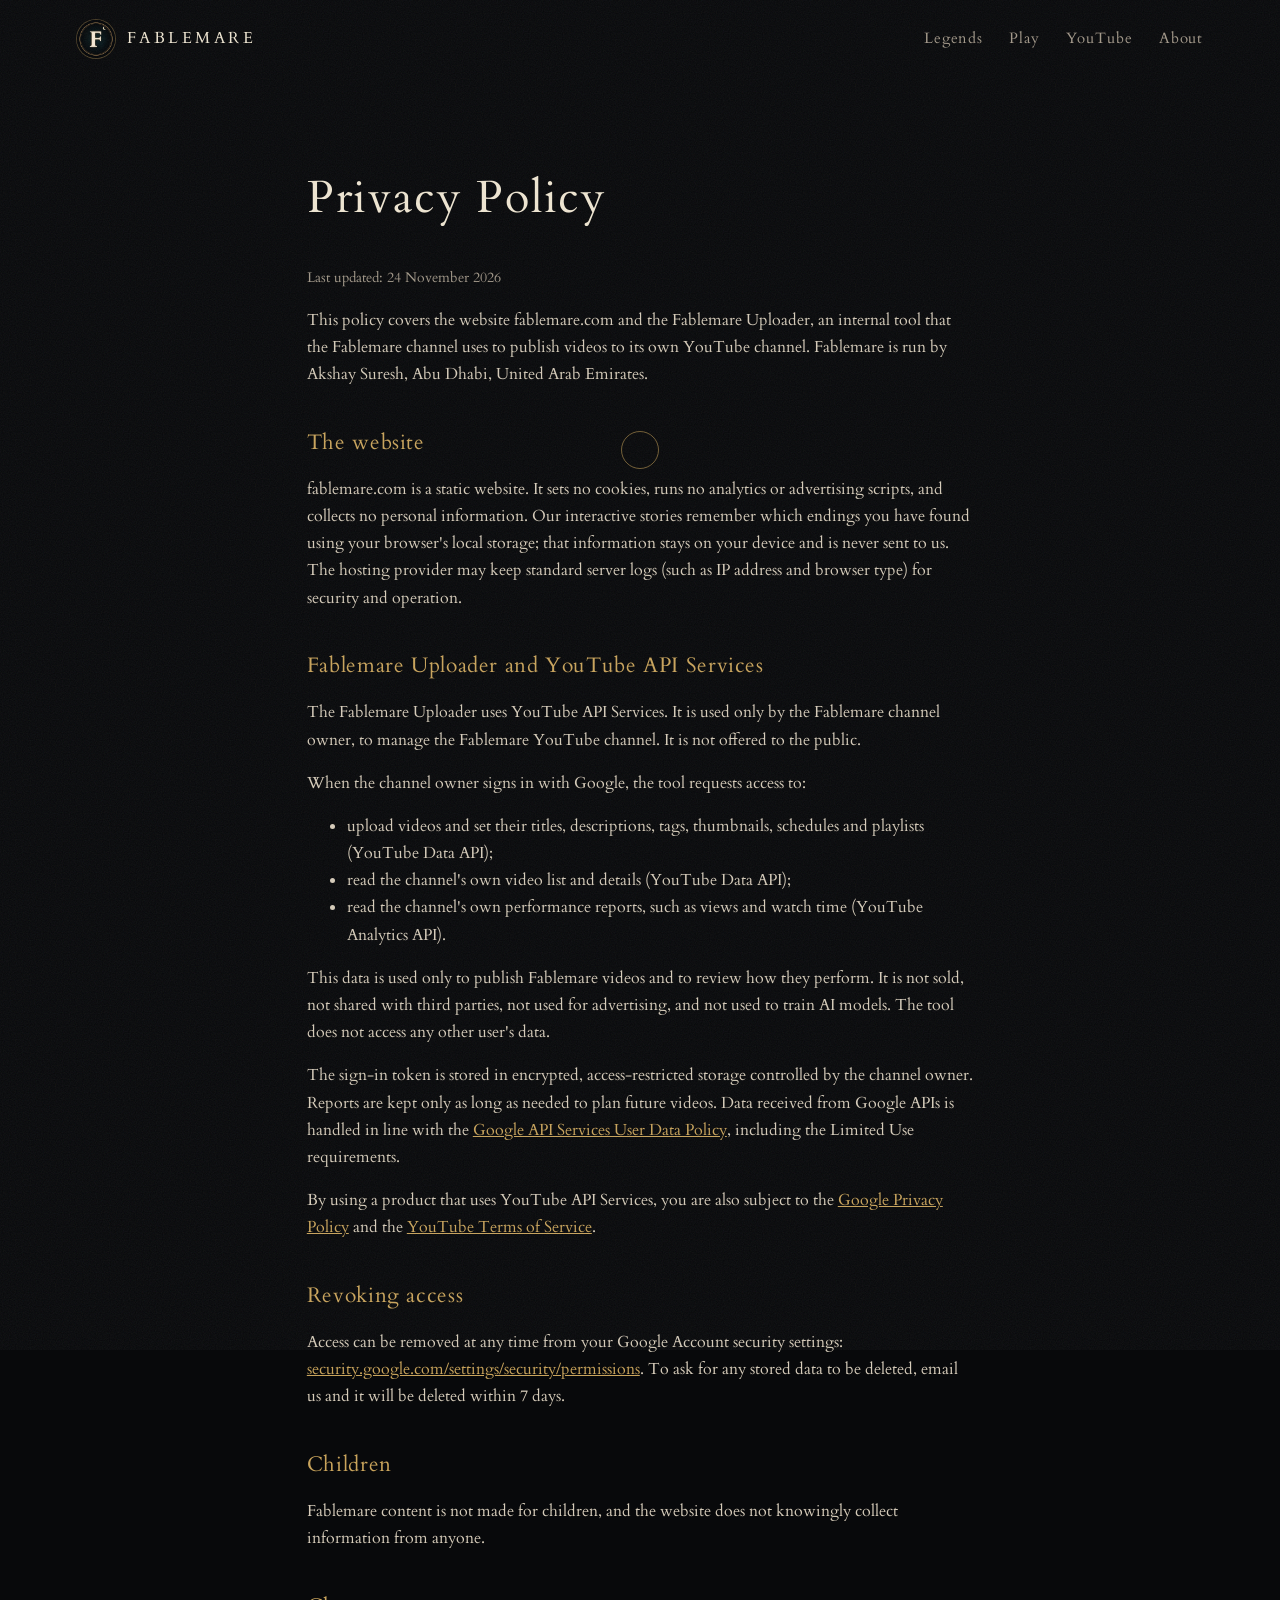
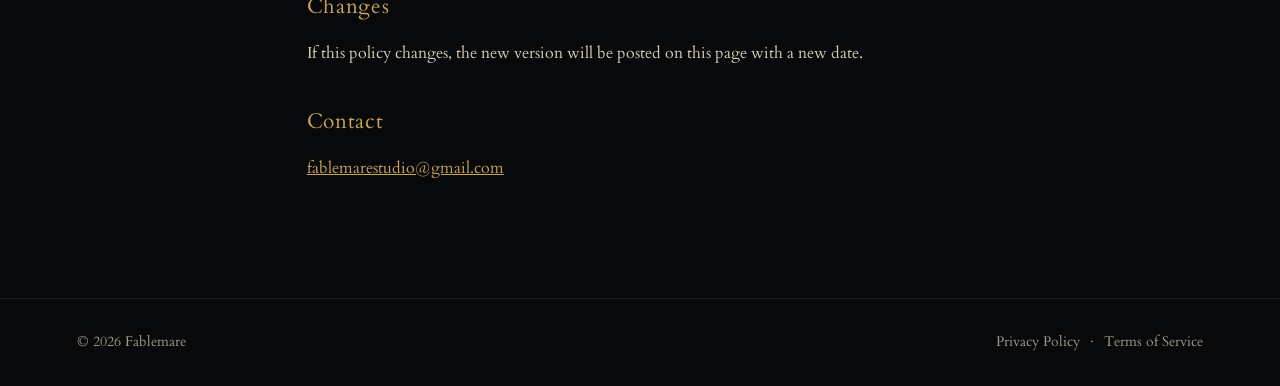
<file: privacy.html>
<!DOCTYPE html>
<html lang="en">
<head>
<meta charset="utf-8">
<meta name="viewport" content="width=device-width,initial-scale=1">
<title>Privacy Policy — Fablemare</title>
<link rel="icon" href="favicon.png">
<link rel="stylesheet" href="style.css?v=7">
</head>
<body>
<header>
  <a class="brand" href="/"><img src="logo.png" alt="Fablemare logo">FABLEMARE</a>
  <nav><a href="/#legends">Legends</a><a href="/follow/">Play</a><a href="https://www.youtube.com/@Fablemare">YouTube</a><a href="/#about">About</a></nav>
</header>
<main class="doc">
<h1>Privacy Policy</h1>
<p class="updated">Last updated: 24 November 2026</p>

<p>This policy covers the website fablemare.com and the Fablemare Uploader, an internal tool that the Fablemare channel uses to publish videos to its own YouTube channel. Fablemare is run by Akshay Suresh, Abu Dhabi, United Arab Emirates.</p>

<h2>The website</h2>
<p>fablemare.com is a static website. It sets no cookies, runs no analytics or advertising scripts, and collects no personal information. Our interactive stories remember which endings you have found using your browser's local storage; that information stays on your device and is never sent to us. The hosting provider may keep standard server logs (such as IP address and browser type) for security and operation.</p>

<h2>Fablemare Uploader and YouTube API Services</h2>
<p>The Fablemare Uploader uses YouTube API Services. It is used only by the Fablemare channel owner, to manage the Fablemare YouTube channel. It is not offered to the public.</p>
<p>When the channel owner signs in with Google, the tool requests access to:</p>
<ul>
  <li>upload videos and set their titles, descriptions, tags, thumbnails, schedules and playlists (YouTube Data API);</li>
  <li>read the channel's own video list and details (YouTube Data API);</li>
  <li>read the channel's own performance reports, such as views and watch time (YouTube Analytics API).</li>
</ul>
<p>This data is used only to publish Fablemare videos and to review how they perform. It is not sold, not shared with third parties, not used for advertising, and not used to train AI models. The tool does not access any other user's data.</p>
<p>The sign-in token is stored in encrypted, access-restricted storage controlled by the channel owner. Reports are kept only as long as needed to plan future videos. Data received from Google APIs is handled in line with the <a href="https://developers.google.com/terms/api-services-user-data-policy">Google API Services User Data Policy</a>, including the Limited Use requirements.</p>
<p>By using a product that uses YouTube API Services, you are also subject to the <a href="https://policies.google.com/privacy">Google Privacy Policy</a> and the <a href="https://www.youtube.com/t/terms">YouTube Terms of Service</a>.</p>

<h2>Revoking access</h2>
<p>Access can be removed at any time from your Google Account security settings: <a href="https://security.google.com/settings/security/permissions">security.google.com/settings/security/permissions</a>. To ask for any stored data to be deleted, email us and it will be deleted within 7 days.</p>

<h2>Children</h2>
<p>Fablemare content is not made for children, and the website does not knowingly collect information from anyone.</p>

<h2>Changes</h2>
<p>If this policy changes, the new version will be posted on this page with a new date.</p>

<h2>Contact</h2>
<p><a href="mailto:fablemarestudio@gmail.com">fablemarestudio@gmail.com</a></p>
</main>
<footer>
  <span>© 2026 Fablemare</span>
  <span><a href="privacy.html">Privacy Policy</a> &nbsp;·&nbsp; <a href="terms.html">Terms of Service</a></span>
</footer>
<script src="fx.js?v=3" defer></script>
</body>
</html>
</file>
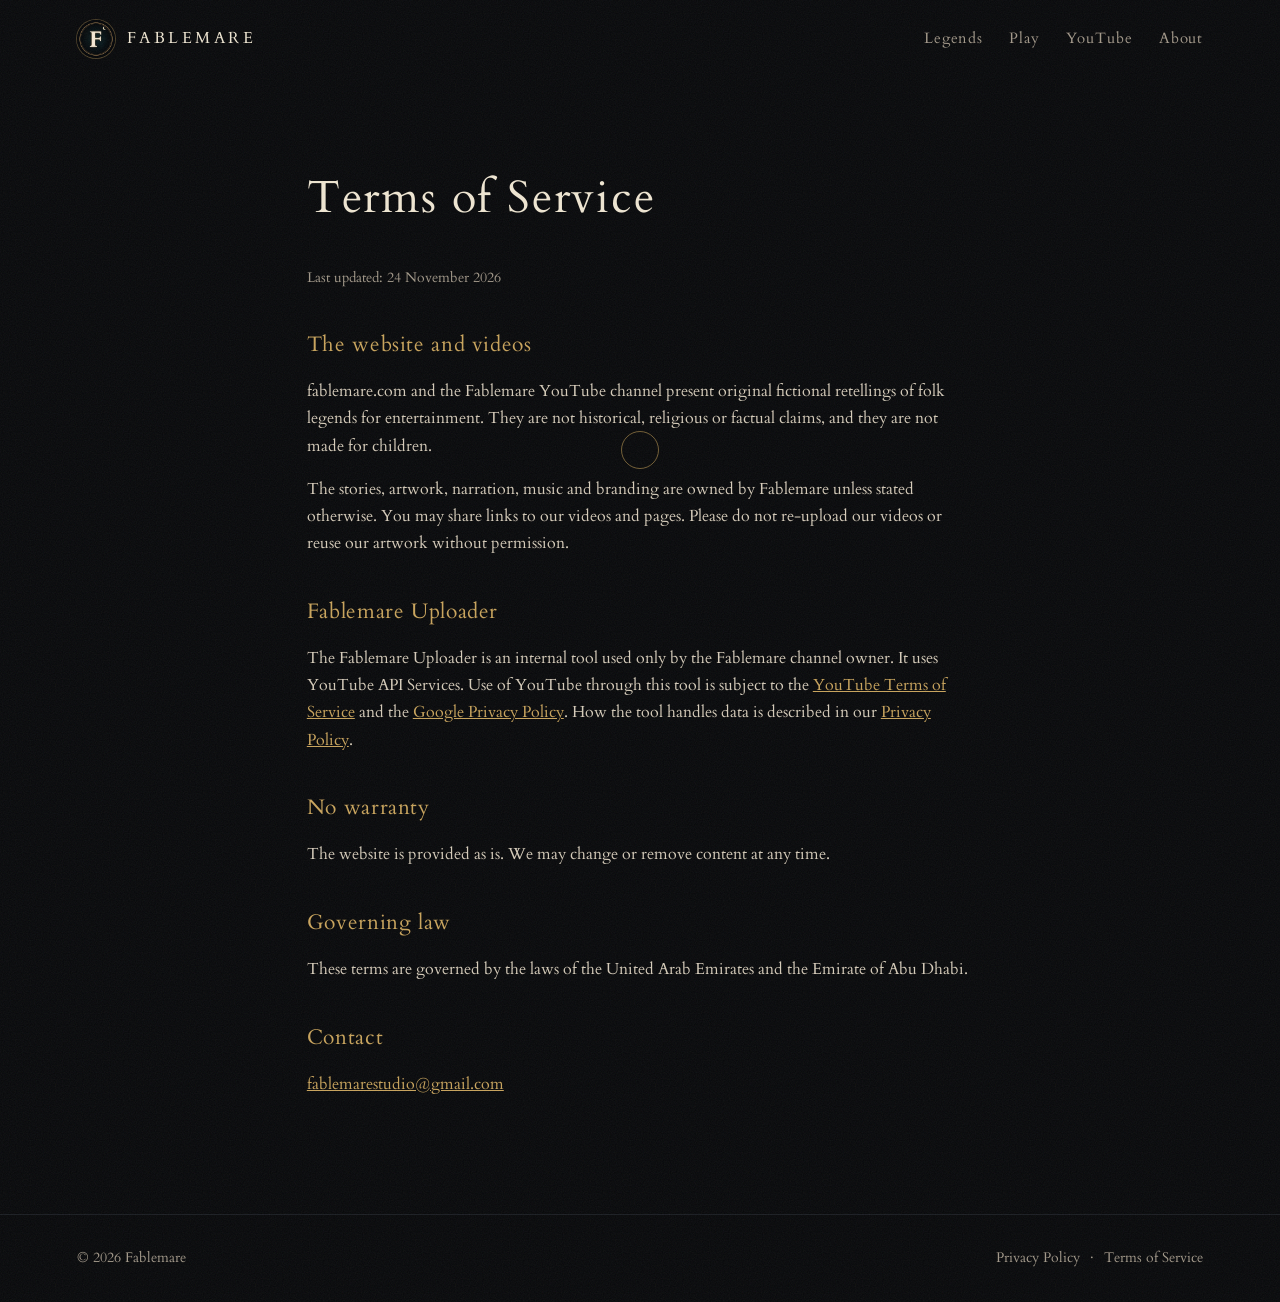
<file: terms.html>
<!DOCTYPE html>
<html lang="en">
<head>
<meta charset="utf-8">
<meta name="viewport" content="width=device-width,initial-scale=1">
<title>Terms of Service — Fablemare</title>
<link rel="icon" href="favicon.png">
<link rel="stylesheet" href="style.css?v=7">
</head>
<body>
<header>
  <a class="brand" href="/"><img src="logo.png" alt="Fablemare logo">FABLEMARE</a>
  <nav><a href="/#legends">Legends</a><a href="/follow/">Play</a><a href="https://www.youtube.com/@Fablemare">YouTube</a><a href="/#about">About</a></nav>
</header>
<main class="doc">
<h1>Terms of Service</h1>
<p class="updated">Last updated: 24 November 2026</p>

<h2>The website and videos</h2>
<p>fablemare.com and the Fablemare YouTube channel present original fictional retellings of folk legends for entertainment. They are not historical, religious or factual claims, and they are not made for children.</p>
<p>The stories, artwork, narration, music and branding are owned by Fablemare unless stated otherwise. You may share links to our videos and pages. Please do not re-upload our videos or reuse our artwork without permission.</p>

<h2>Fablemare Uploader</h2>
<p>The Fablemare Uploader is an internal tool used only by the Fablemare channel owner. It uses YouTube API Services. Use of YouTube through this tool is subject to the <a href="https://www.youtube.com/t/terms">YouTube Terms of Service</a> and the <a href="https://policies.google.com/privacy">Google Privacy Policy</a>. How the tool handles data is described in our <a href="privacy.html">Privacy Policy</a>.</p>

<h2>No warranty</h2>
<p>The website is provided as is. We may change or remove content at any time.</p>

<h2>Governing law</h2>
<p>These terms are governed by the laws of the United Arab Emirates and the Emirate of Abu Dhabi.</p>

<h2>Contact</h2>
<p><a href="mailto:fablemarestudio@gmail.com">fablemarestudio@gmail.com</a></p>
</main>
<footer>
  <span>© 2026 Fablemare</span>
  <span><a href="privacy.html">Privacy Policy</a> &nbsp;·&nbsp; <a href="terms.html">Terms of Service</a></span>
</footer>
<script src="fx.js?v=3" defer></script>
</body>
</html>
</file>
<file: style.css>
@font-face{font-family:Cardo;src:url(cardo.woff2) format('woff2');font-weight:400;font-style:normal;font-display:swap}
@font-face{font-family:Cardo;src:url(cardo-bold.woff2) format('woff2');font-weight:700;font-style:normal;font-display:swap}
@font-face{font-family:Cardo;src:url(cardo-italic.woff2) format('woff2');font-weight:400;font-style:italic;font-display:swap}
:root{--bg:#08090b;--panel:#111318;--ink:#efe6d2;--muted:#a3998a;--gold:#c9a45c;--gold-soft:rgba(201,164,92,.35);--teal:#5c9a9b}
*{box-sizing:border-box}
html{scroll-behavior:smooth}
html,body{margin:0;background:var(--bg);color:var(--ink);font-family:Cardo,Georgia,"Times New Roman",serif;line-height:1.7;-webkit-font-smoothing:antialiased}
a{color:var(--gold)}
::selection{background:var(--gold);color:#000}
.sr{position:absolute;width:1px;height:1px;overflow:hidden;clip:rect(0 0 0 0)}

/* header */
header{position:fixed;inset:0 0 auto 0;z-index:50;display:flex;align-items:center;justify-content:space-between;padding:20px 6vw;transition:background .5s,padding .5s,border-color .5s;border-bottom:1px solid transparent}
header.solid{background:rgba(8,9,11,.72);backdrop-filter:blur(14px);-webkit-backdrop-filter:blur(14px);padding:12px 6vw;border-color:#1d2026}
header .brand{display:flex;align-items:center;gap:12px;text-decoration:none;color:var(--ink);letter-spacing:.22em;font-size:1rem}
header img{width:38px;height:38px;border-radius:50%;box-shadow:0 0 0 1px var(--gold-soft)}
nav a{position:relative;margin-left:26px;text-decoration:none;color:var(--muted);font-size:.92rem;letter-spacing:.06em;transition:color .3s}
nav a::after{content:"";position:absolute;left:0;right:0;bottom:-4px;height:1px;background:var(--gold);transform:scaleX(0);transform-origin:right;transition:transform .45s cubic-bezier(.2,.7,.2,1)}
nav a:hover{color:var(--ink)}
nav a:hover::after{transform:scaleX(1);transform-origin:left}

/* hero */
.hero{position:relative;height:100vh;height:100svh;min-height:560px;overflow:hidden;display:flex;flex-direction:column;align-items:center;justify-content:center;text-align:center;padding:0 5vw}
.hero .bg{position:absolute;inset:-4%;background:url(hero-1600.jpg?v=3) center/cover no-repeat;background-image:image-set(url(hero-1600.jpg?v=3) 1x,url(hero.jpg?v=3) 2x);animation:drift 28s ease-in-out infinite alternate;will-change:transform}
@keyframes drift{from{transform:scale(1.08) translate3d(-1%,0,0)}to{transform:scale(1) translate3d(1%,-1%,0)}}
.hero canvas{position:absolute;inset:0;width:100%;height:100%;pointer-events:none}
.lantern{position:absolute;inset:0;pointer-events:none;--lx:50%;--ly:45%;
 background:radial-gradient(circle 300px at var(--lx) var(--ly),rgba(255,190,110,.10) 0,rgba(8,9,11,0) 35%,rgba(8,9,11,.45) 62%,rgba(8,9,11,.8) 100%);transition:opacity 1.2s}
.hero::after{content:"";position:absolute;inset:auto 0 0 0;height:38%;background:linear-gradient(180deg,rgba(8,9,11,0),var(--bg));pointer-events:none}
.hero .title{position:relative;z-index:3;margin-top:4vh}
.hero h1{margin:0;font-weight:700;font-size:clamp(3rem,10.5vw,9.5rem);line-height:1;letter-spacing:.16em;margin-right:-.16em;color:#f3e6c8;
 text-shadow:0 0 28px rgba(255,186,100,.35),0 0 80px rgba(255,170,80,.18),0 2px 2px rgba(0,0,0,.6);animation:title 2.6s .2s cubic-bezier(.2,.7,.2,1) both}
@keyframes title{from{opacity:0;letter-spacing:.42em;margin-right:-.42em;filter:blur(8px)}to{opacity:1}}
.hero .tag{display:flex;align-items:center;justify-content:center;gap:22px;margin:22px 0 0;color:#9fc3c3;letter-spacing:.42em;text-transform:uppercase;font-size:clamp(.62rem,1.25vw,1.05rem);opacity:0;animation:rise 1.6s 1s cubic-bezier(.2,.7,.2,1) forwards}
.hero .tag span{display:block;width:clamp(30px,8vw,140px);height:1px;background:linear-gradient(90deg,transparent,var(--gold))}
.hero .tag span:last-child{background:linear-gradient(90deg,var(--gold),transparent)}
.hero .cta{position:relative;z-index:3;margin-top:7vh;opacity:0;transform:translateY(14px);animation:rise 1.4s 1.2s cubic-bezier(.2,.7,.2,1) forwards}
@keyframes rise{to{opacity:1;transform:none}}
.scroll-cue{display:block;margin:26px auto 0;width:1px;height:46px;background:linear-gradient(var(--gold),transparent);animation:cue 2.4s ease-in-out infinite}
@keyframes cue{0%{transform:scaleY(0);transform-origin:top}45%{transform:scaleY(1);transform-origin:top}55%{transform:scaleY(1);transform-origin:bottom}100%{transform:scaleY(0);transform-origin:bottom}}

.btn{position:relative;display:inline-block;padding:14px 34px;border:1px solid var(--gold);color:var(--ink);text-decoration:none;letter-spacing:.18em;text-transform:uppercase;font-size:.8rem;overflow:hidden;background:rgba(8,9,11,.35);backdrop-filter:blur(4px)}
.btn::before{content:"";position:absolute;inset:0;background:var(--gold);transform:translateY(101%);transition:transform .5s cubic-bezier(.2,.7,.2,1);z-index:-1}
.btn:hover{color:#0b0b0b}
.btn:hover::before{transform:none}
.btn{z-index:0}

/* content */
main{max-width:1080px;margin:0 auto;padding:40px 6vw 100px}
.eyebrow{letter-spacing:.35em;text-transform:uppercase;font-size:.72rem;color:var(--teal);margin:0 0 14px}
main h2{font-weight:400;letter-spacing:.03em;color:var(--ink);font-size:clamp(1.6rem,3.6vw,2.6rem);line-height:1.25;margin:0 0 20px;max-width:760px}
main h2 em{color:var(--gold);font-style:italic}
.lead{color:#cfc6b4;max-width:680px;font-size:1.08rem}
section{margin-top:110px}
section:first-child{margin-top:40px}

.cards{display:grid;grid-template-columns:repeat(3,1fr);gap:22px;margin-top:40px}
.card{position:relative;aspect-ratio:4/5;overflow:hidden;border:1px solid #1f232a;background:#0c0d10;text-decoration:none;color:var(--ink);isolation:isolate;transition:transform .6s cubic-bezier(.2,.7,.2,1),border-color .6s,box-shadow .6s}
.card img{position:absolute;inset:0;width:100%;height:100%;object-fit:cover;filter:saturate(.85) brightness(.75);transition:transform 1.2s cubic-bezier(.2,.7,.2,1),filter .8s;z-index:-2}
.card::after{content:"";position:absolute;inset:0;background:linear-gradient(180deg,rgba(8,9,11,0) 35%,rgba(8,9,11,.92));z-index:-1}
.card .meta{position:absolute;left:22px;right:22px;bottom:20px}
.card .num{font-size:.72rem;letter-spacing:.3em;color:var(--gold)}
.card h3{margin:6px 0 6px;font-weight:400;font-size:1.45rem;letter-spacing:.04em}
.card p{margin:0;color:#bdb3a2;font-size:.92rem;line-height:1.55}
.card .go{display:inline-block;margin-top:12px;font-size:.72rem;letter-spacing:.22em;text-transform:uppercase;color:var(--gold);opacity:.0;transform:translateY(6px);transition:opacity .5s,transform .5s}
.card:hover{transform:translateY(-6px);border-color:var(--gold-soft);box-shadow:0 24px 60px -20px rgba(201,164,92,.28)}
.card:hover img{transform:scale(1.07);filter:saturate(1) brightness(.9)}
.card:hover .go{opacity:1;transform:none}

.split{display:grid;grid-template-columns:1.1fr .9fr;gap:60px;align-items:center}
.quote{border-left:1px solid var(--gold);padding:6px 0 6px 26px;font-size:1.25rem;font-style:italic;color:#ddd3bf}
.quote span{display:block;margin-top:10px;font-style:normal;font-size:.78rem;letter-spacing:.25em;text-transform:uppercase;color:var(--muted)}

.doc{max-width:820px;padding-top:130px}
.doc h1{font-weight:400;letter-spacing:.04em;font-size:clamp(2rem,4vw,2.8rem)}
.doc h2{font-size:1.3rem;color:var(--gold);margin-top:2em}
.doc .updated{color:var(--muted);font-size:.9rem}
.doc p,.doc li{color:#d6ccba}

footer{border-top:1px solid #1a1d22;padding:34px 6vw;color:var(--muted);font-size:.85rem;display:flex;flex-wrap:wrap;gap:18px;justify-content:space-between;align-items:center}
footer a{color:var(--muted);text-decoration:none}
footer a:hover{color:var(--ink)}

/* reveal on scroll */
.reveal{opacity:0;transform:translateY(28px);transition:opacity 1.1s cubic-bezier(.2,.7,.2,1),transform 1.1s cubic-bezier(.2,.7,.2,1)}
.reveal.in{opacity:1;transform:none}
.cards .reveal:nth-child(2){transition-delay:.12s}
.cards .reveal:nth-child(3){transition-delay:.24s}

/* game promo */
.game-card{position:relative;display:block;min-height:440px;overflow:hidden;border:1px solid #1f232a;text-decoration:none;color:var(--ink);isolation:isolate;transition:border-color .6s,box-shadow .6s}
.game-card img{position:absolute;inset:0;width:100%;height:100%;object-fit:cover;object-position:60% center;filter:brightness(.6) saturate(.9);transition:transform 1.4s cubic-bezier(.2,.7,.2,1),filter .8s;z-index:-2}
.game-card::after{content:"";position:absolute;inset:0;background:linear-gradient(90deg,rgba(8,9,11,.95) 0%,rgba(8,9,11,.75) 40%,rgba(8,9,11,0) 75%);z-index:-1}
.game-meta{max-width:470px;padding:56px 48px}
.game-meta h2{margin:0 0 14px}
.game-meta p:not(.eyebrow){color:#cfc6b4;margin:0 0 26px}
.game-card:hover{border-color:var(--gold-soft);box-shadow:0 30px 80px -30px rgba(201,164,92,.3)}
.game-card:hover img{transform:scale(1.05);filter:brightness(.7) saturate(1)}
.game-card:hover .btn{color:#0b0b0b}.game-card:hover .btn::before{transform:none}
@media (max-width:640px){.game-card{min-height:520px;display:flex;align-items:flex-end}.game-card::after{background:linear-gradient(180deg,rgba(8,9,11,0) 20%,rgba(8,9,11,.95) 70%)}.game-meta{padding:28px 24px}}

/* film grain */
.grain{position:fixed;inset:-50%;z-index:60;pointer-events:none;opacity:.07;
 background-image:url("data:image/svg+xml,%3Csvg xmlns='http://www.w3.org/2000/svg' width='200' height='200'%3E%3Cfilter id='n'%3E%3CfeTurbulence type='fractalNoise' baseFrequency='.85' numOctaves='3' stitchTiles='stitch'/%3E%3C/filter%3E%3Crect width='100%25' height='100%25' filter='url(%23n)'/%3E%3C/svg%3E");
 animation:grain 1s steps(6) infinite}
@keyframes grain{0%{transform:translate(0,0)}20%{transform:translate(-3%,2%)}40%{transform:translate(2%,-3%)}60%{transform:translate(-2%,-1%)}80%{transform:translate(3%,3%)}100%{transform:translate(0,0)}}

/* custom cursor (fine pointers only, toggled by JS) */
.has-cursor,.has-cursor a,.has-cursor button{cursor:none}
.cursor-dot,.cursor-ring{position:fixed;left:0;top:0;z-index:70;pointer-events:none;border-radius:50%;transform:translate3d(-100px,-100px,0)}
.cursor-dot{width:6px;height:6px;margin:-3px 0 0 -3px;background:var(--gold);box-shadow:0 0 12px 2px rgba(255,190,110,.6)}
.cursor-ring{width:38px;height:38px;margin:-19px 0 0 -19px;border:1px solid rgba(201,164,92,.55);transition:width .35s,height .35s,margin .35s,border-color .35s,background .35s}
.cursor-ring.hover{width:70px;height:70px;margin:-35px 0 0 -35px;border-color:var(--gold);background:rgba(201,164,92,.08)}

@media (max-width:820px){
 .cards{grid-template-columns:1fr 1fr}
 .split{grid-template-columns:1fr;gap:30px}
}
@media (max-width:640px){
 header{padding:14px 5vw}
 header.solid{padding:10px 5vw}
 header .brand{font-size:.85rem;letter-spacing:.14em}
 header img{width:32px;height:32px}
 nav a{margin-left:14px;font-size:.84rem}
 .hero{height:88svh;min-height:520px}
 .hero .bg{background-position:58% center}
 .hero .tag{letter-spacing:.2em;gap:10px;font-size:2.5vw;white-space:nowrap}
 .hero .tag span{width:22px}
 .hero h1{font-size:12.5vw;letter-spacing:.12em;margin-right:-.12em}
 .cards{grid-template-columns:1fr}
 .card{aspect-ratio:4/4.4}
 .card .go{opacity:1;transform:none}
 section{margin-top:80px}
}
@media (prefers-reduced-motion:reduce){
 *,*::before,*::after{animation:none!important;transition:none!important}
 .reveal{opacity:1;transform:none}
 .hero .cta,.hero .tag{opacity:1;transform:none}
}
/* small phones: logo only in the header so all nav links fit */
@media (max-width:560px){
 header .brand{font-size:0;gap:0}
 nav{display:flex;gap:20px}
 nav a{margin-left:0;font-size:.86rem}
}
@media (max-width:340px){nav{gap:14px} nav a{font-size:.8rem}}
main,.legal-page,article{overflow-wrap:anywhere}
.yt-link{display:inline-flex;align-items:center;gap:7px}
footer>span{display:inline-flex;align-items:center;flex-wrap:wrap;column-gap:.45em;row-gap:4px;line-height:1.4}
footer svg{display:block}
</file>
